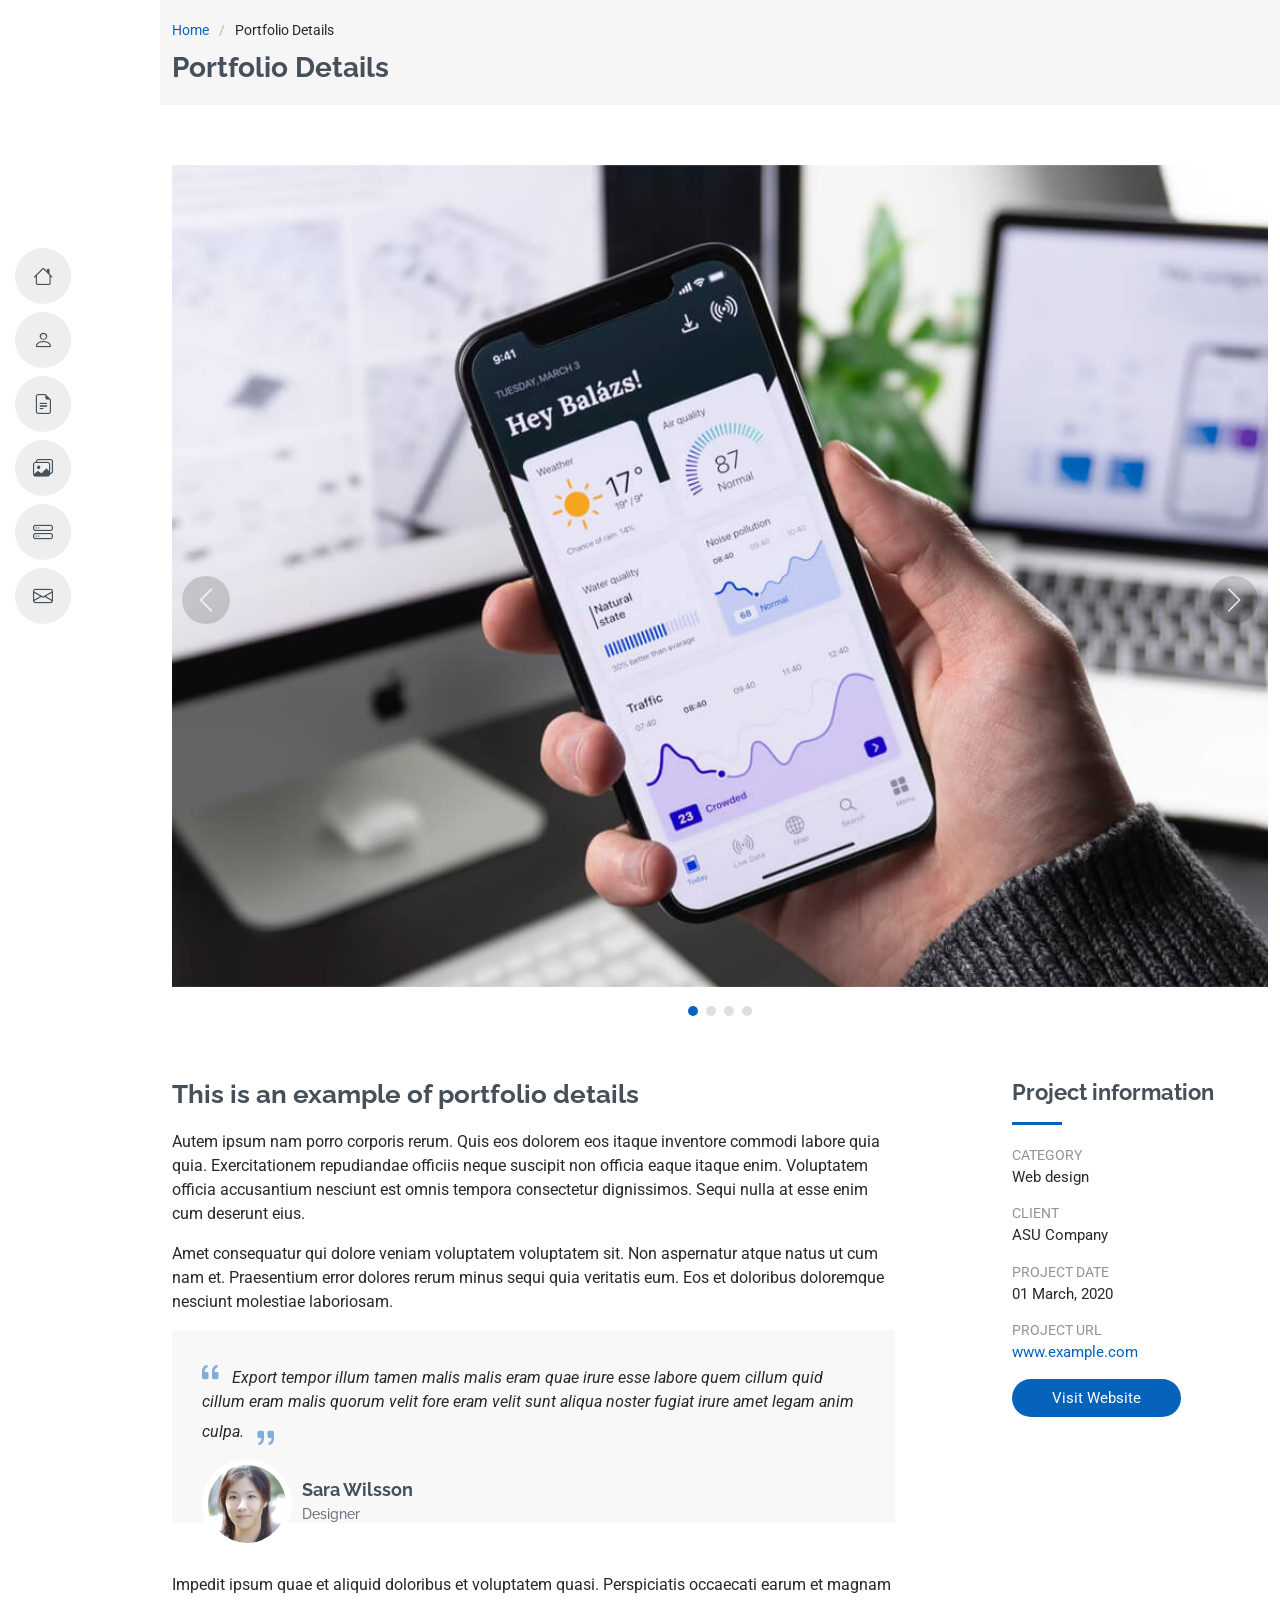
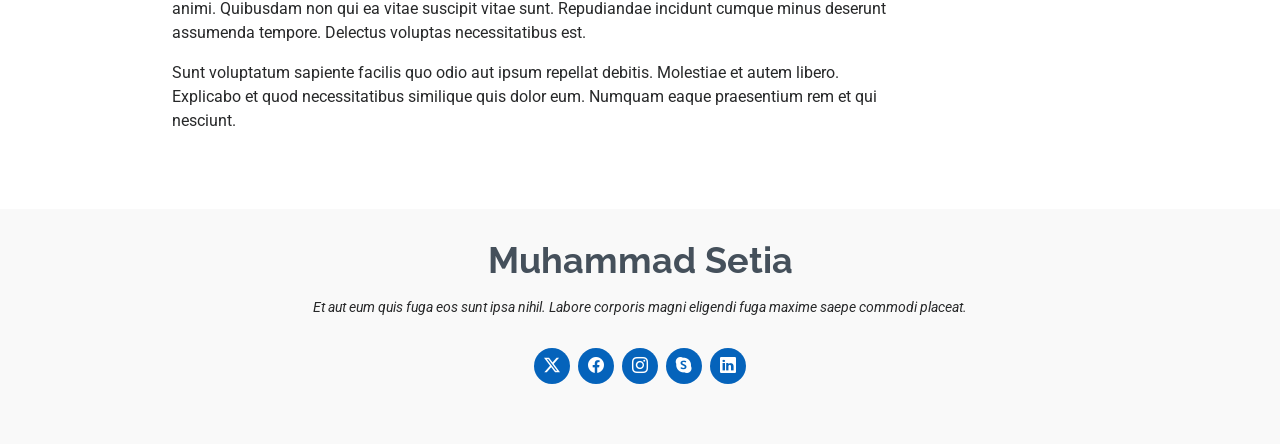
<file: portfolio-details copy 3.html>
<!DOCTYPE html>
<html lang="en">

<head>
  <meta charset="utf-8">
  <meta content="width=device-width, initial-scale=1.0" name="viewport">
  <title>Portfolio Details - MyResume Bootstrap Template</title>
  <meta content="" name="description">
  <meta content="" name="keywords">

  <!-- Favicons -->
  <link href="assets/img/favicon.png" rel="icon">
  <link href="assets/img/apple-touch-icon.png" rel="apple-touch-icon">

  <!-- Fonts -->
  <link href="https://fonts.googleapis.com" rel="preconnect">
  <link href="https://fonts.gstatic.com" rel="preconnect" crossorigin>
  <link href="https://fonts.googleapis.com/css2?family=Roboto:ital,wght@0,100;0,300;0,400;0,500;0,700;0,900;1,100;1,300;1,400;1,500;1,700;1,900&family=Poppins:ital,wght@0,100;0,200;0,300;0,400;0,500;0,600;0,700;0,800;0,900;1,100;1,200;1,300;1,400;1,500;1,600;1,700;1,800;1,900&family=Raleway:ital,wght@0,100;0,200;0,300;0,400;0,500;0,600;0,700;0,800;0,900;1,100;1,200;1,300;1,400;1,500;1,600;1,700;1,800;1,900&display=swap" rel="stylesheet">

  <!-- Vendor CSS Files -->
  <link href="assets/vendor/bootstrap/css/bootstrap.min.css" rel="stylesheet">
  <link href="assets/vendor/bootstrap-icons/bootstrap-icons.css" rel="stylesheet">
  <link href="assets/vendor/aos/aos.css" rel="stylesheet">
  <link href="assets/vendor/glightbox/css/glightbox.min.css" rel="stylesheet">
  <link href="assets/vendor/swiper/swiper-bundle.min.css" rel="stylesheet">

  <!-- Main CSS File -->
  <link href="assets/css/main.css" rel="stylesheet">

  <!-- =======================================================
  * Template Name: MyResume
  * Template URL: https://bootstrapmade.com/free-html-bootstrap-template-my-resume/
  * Updated: Jun 29 2024 with Bootstrap v5.3.3
  * Author: BootstrapMade.com
  * License: https://bootstrapmade.com/license/
  ======================================================== -->
</head>

<body class="portfolio-details-page">

  <header id="header" class="header d-flex flex-column justify-content-center">

    <i class="header-toggle d-xl-none bi bi-list"></i>

    <nav id="navmenu" class="navmenu">
      <ul>
        <li><a href="#hero"><i class="bi bi-house navicon"></i><span>Home</span></a></li>
        <li><a href="#about"><i class="bi bi-person navicon"></i><span>About</span></a></li>
        <li><a href="#resume"><i class="bi bi-file-earmark-text navicon"></i><span>Resume</span></a></li>
        <li><a href="#portfolio"><i class="bi bi-images navicon"></i><span>Portfolio</span></a></li>
        <li><a href="#services"><i class="bi bi-hdd-stack navicon"></i><span>Services</span></a></li>
        <li><a href="#contact"><i class="bi bi-envelope navicon"></i><span>Contact</span></a></li>
      </ul>
    </nav>

  </header>

  <main class="main">

    <!-- Page Title -->
    <div class="page-title" data-aos="fade">
      <div class="container">
        <nav class="breadcrumbs">
          <ol>
            <li><a href="index.html">Home</a></li>
            <li class="current">Portfolio Details</li>
          </ol>
        </nav>
        <h1>Portfolio Details</h1>
      </div>
    </div><!-- End Page Title -->

    <!-- Portfolio Details Section -->
    <section id="portfolio-details" class="portfolio-details section">

      <div class="container" data-aos="fade-up">

        <div class="portfolio-details-slider swiper init-swiper">
          <script type="application/json" class="swiper-config">
            {
              "loop": true,
              "speed": 600,
              "autoplay": {
                "delay": 5000
              },
              "slidesPerView": "auto",
              "navigation": {
                "nextEl": ".swiper-button-next",
                "prevEl": ".swiper-button-prev"
              },
              "pagination": {
                "el": ".swiper-pagination",
                "type": "bullets",
                "clickable": true
              }
            }
          </script>
          <div class="swiper-wrapper align-items-center">

            <div class="swiper-slide">
              <img src="assets/img/portfolio/app-1.jpg" alt="">
            </div>

            <div class="swiper-slide">
              <img src="assets/img/portfolio/product-1.jpg" alt="">
            </div>

            <div class="swiper-slide">
              <img src="assets/img/portfolio/branding-1.jpg" alt="">
            </div>

            <div class="swiper-slide">
              <img src="assets/img/portfolio/books-1.jpg" alt="">
            </div>

          </div>
          <div class="swiper-button-prev"></div>
          <div class="swiper-button-next"></div>
          <div class="swiper-pagination"></div>
        </div>

        <div class="row justify-content-between gy-4 mt-4">

          <div class="col-lg-8" data-aos="fade-up">
            <div class="portfolio-description">
              <h2>This is an example of portfolio details</h2>
              <p>
                Autem ipsum nam porro corporis rerum. Quis eos dolorem eos itaque inventore commodi labore quia quia. Exercitationem repudiandae officiis neque suscipit non officia eaque itaque enim. Voluptatem officia accusantium nesciunt est omnis tempora consectetur dignissimos. Sequi nulla at esse enim cum deserunt eius.
              </p>
              <p>
                Amet consequatur qui dolore veniam voluptatem voluptatem sit. Non aspernatur atque natus ut cum nam et. Praesentium error dolores rerum minus sequi quia veritatis eum. Eos et doloribus doloremque nesciunt molestiae laboriosam.
              </p>

              <div class="testimonial-item">
                <p>
                  <i class="bi bi-quote quote-icon-left"></i>
                  <span>Export tempor illum tamen malis malis eram quae irure esse labore quem cillum quid cillum eram malis quorum velit fore eram velit sunt aliqua noster fugiat irure amet legam anim culpa.</span>
                  <i class="bi bi-quote quote-icon-right"></i>
                </p>
                <div>
                  <img src="assets/img/testimonials/testimonials-2.jpg" class="testimonial-img" alt="">
                  <h3>Sara Wilsson</h3>
                  <h4>Designer</h4>
                </div>
              </div>

              <p>
                Impedit ipsum quae et aliquid doloribus et voluptatem quasi. Perspiciatis occaecati earum et magnam animi. Quibusdam non qui ea vitae suscipit vitae sunt. Repudiandae incidunt cumque minus deserunt assumenda tempore. Delectus voluptas necessitatibus est.
              </p>

              <p>
                Sunt voluptatum sapiente facilis quo odio aut ipsum repellat debitis. Molestiae et autem libero. Explicabo et quod necessitatibus similique quis dolor eum. Numquam eaque praesentium rem et qui nesciunt.
              </p>

            </div>
          </div>

          <div class="col-lg-3" data-aos="fade-up" data-aos-delay="100">
            <div class="portfolio-info">
              <h3>Project information</h3>
              <ul>
                <li><strong>Category</strong> Web design</li>
                <li><strong>Client</strong> ASU Company</li>
                <li><strong>Project date</strong> 01 March, 2020</li>
                <li><strong>Project URL</strong> <a href="#">www.example.com</a></li>
                <li><a href="#" class="btn-visit align-self-start">Visit Website</a></li>
              </ul>
            </div>
          </div>

        </div>

      </div>

    </section><!-- /Portfolio Details Section -->

  </main>

  <footer id="footer" class="footer position-relative light-background">
    <div class="container">
      <h3 class="sitename">Muhammad Setia</h3>
      <p>Et aut eum quis fuga eos sunt ipsa nihil. Labore corporis magni eligendi fuga maxime saepe commodi placeat.</p>
      <div class="social-links d-flex justify-content-center">
        <a href=""><i class="bi bi-twitter-x"></i></a>
        <a href=""><i class="bi bi-facebook"></i></a>
        <a href=""><i class="bi bi-instagram"></i></a>
        <a href=""><i class="bi bi-skype"></i></a>
        <a href=""><i class="bi bi-linkedin"></i></a>
      </div>
      <div class="container">
        <!-- <div class="copyright">
          <span>Copyright</span> <strong class="px-1 sitename">Alex Smith</strong> <span>All Rights Reserved</span>
        </div> -->
        <!-- <div class="credits"> -->
          <!-- All the links in the footer should remain intact. -->
          <!-- You can delete the links only if you've purchased the pro version. -->
          <!-- Licensing information: https://bootstrapmade.com/license/ -->
          <!-- Purchase the pro version with working PHP/AJAX contact form: [buy-url] -->
          <!-- Designed by <a href="https://bootstrapmade.com/">BootstrapMade</a> Distribuited by <a href="https://themewagon.com">ThemeWagon</a> -->
        </div>
      </div>
    </div>
  </footer>

  <!-- Scroll Top -->
  <a href="#" id="scroll-top" class="scroll-top d-flex align-items-center justify-content-center"><i class="bi bi-arrow-up-short"></i></a>

  <!-- Preloader -->
  <div id="preloader"></div>

  <!-- Vendor JS Files -->
  <script src="assets/vendor/bootstrap/js/bootstrap.bundle.min.js"></script>
  <script src="assets/vendor/php-email-form/validate.js"></script>
  <script src="assets/vendor/aos/aos.js"></script>
  <script src="assets/vendor/typed.js/typed.umd.js"></script>
  <script src="assets/vendor/purecounter/purecounter_vanilla.js"></script>
  <script src="assets/vendor/waypoints/noframework.waypoints.js"></script>
  <script src="assets/vendor/glightbox/js/glightbox.min.js"></script>
  <script src="assets/vendor/imagesloaded/imagesloaded.pkgd.min.js"></script>
  <script src="assets/vendor/isotope-layout/isotope.pkgd.min.js"></script>
  <script src="assets/vendor/swiper/swiper-bundle.min.js"></script>

  <!-- Main JS File -->
  <script src="assets/js/main.js"></script>

</body>

</html>
</file>
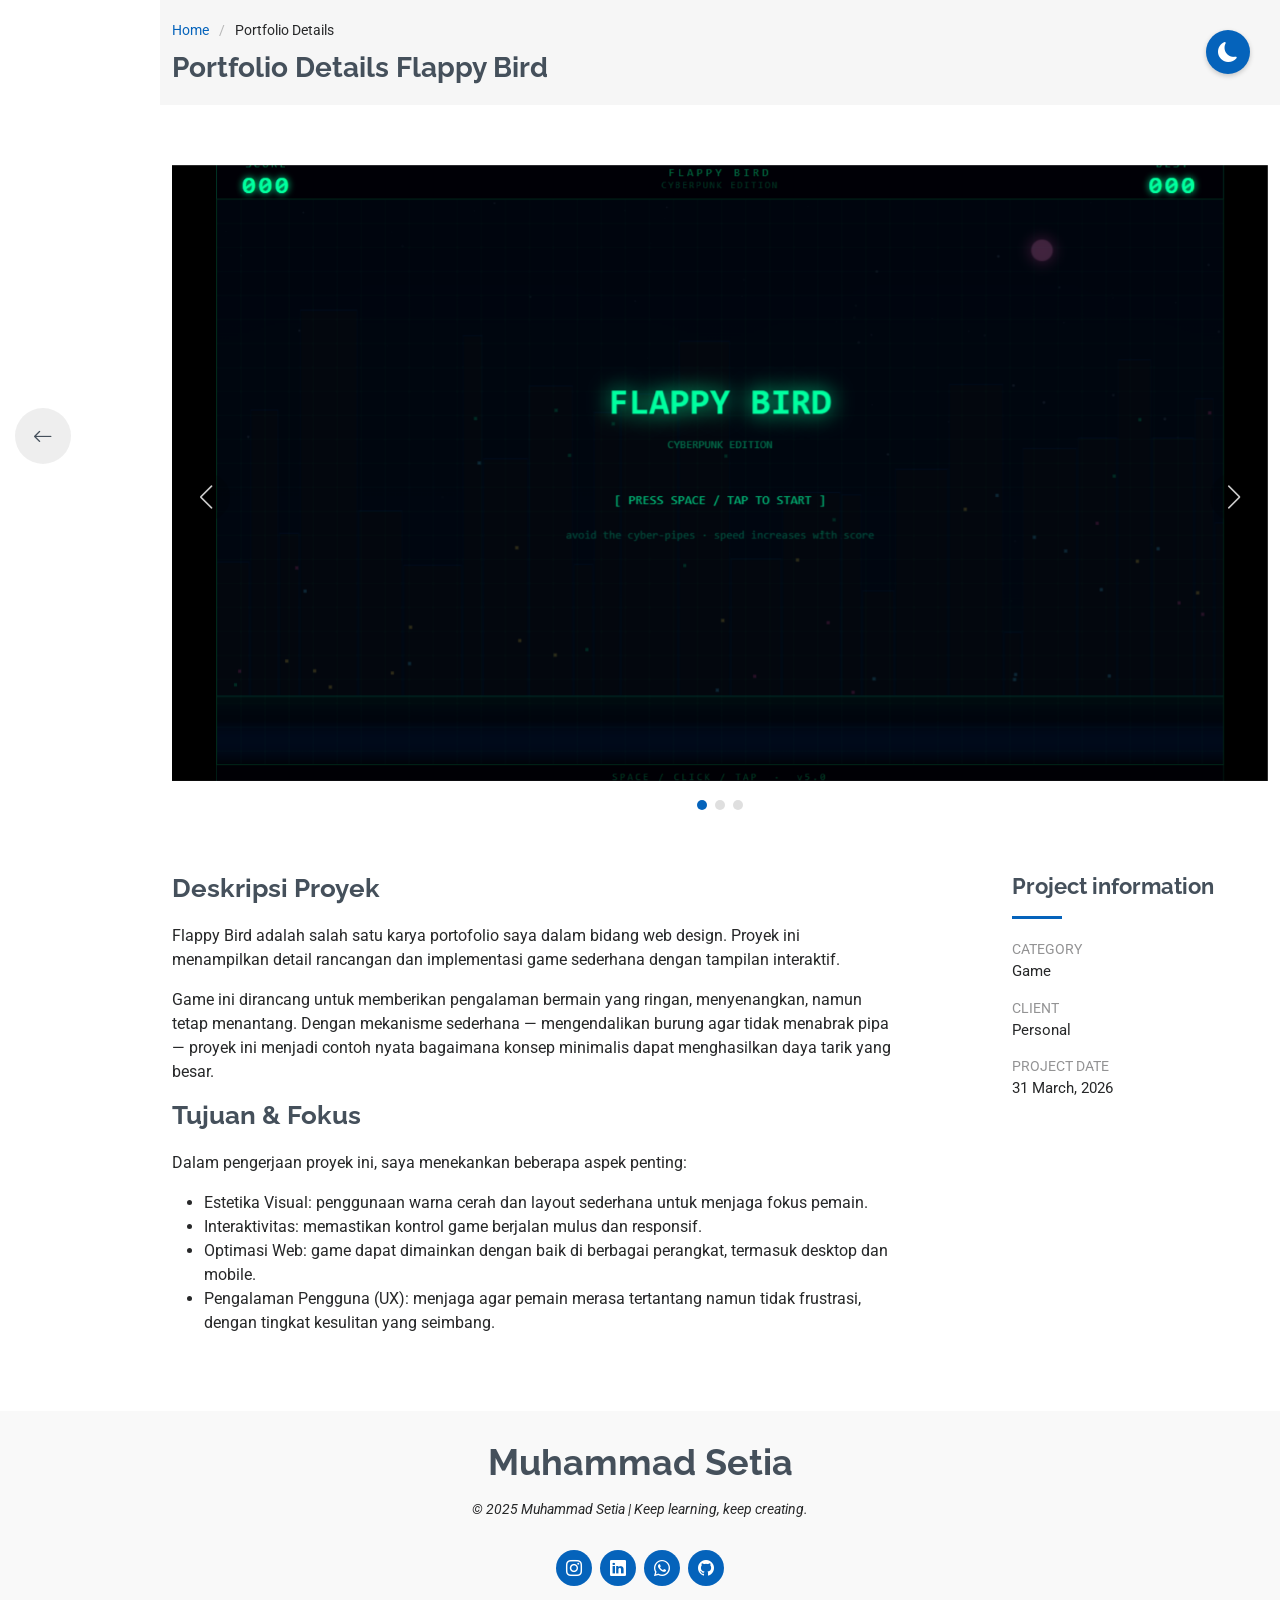
<file: portfolio-details-FlappyBird.html>
<!DOCTYPE html>
<html lang="en">

<head>
  <meta charset="utf-8">
  <meta content="width=device-width, initial-scale=1.0" name="viewport">
  <title>Portfolio Details - Flappy Bird</title>
  <meta content="" name="description">
  <meta content="" name="keywords">

  <!-- Favicons -->
  <link href="assets/img/favicon.png" rel="icon">
  <link href="assets/img/apple-touch-icon.png" rel="apple-touch-icon">

  <!-- Fonts -->
  <link href="https://fonts.googleapis.com" rel="preconnect">
  <link href="https://fonts.gstatic.com" rel="preconnect" crossorigin>
  <link href="https://fonts.googleapis.com/css2?family=Roboto:ital,wght@0,100;0,300;0,400;0,500;0,700;0,900;1,100;1,300;1,400;1,500;1,700;1,900&family=Poppins:ital,wght@0,100;0,200;0,300;0,400;0,500;0,600;0,700;0,800;0,900;1,100;1,200;1,300;1,400;1,500;1,600;1,700;1,800;1,900&family=Raleway:ital,wght@0,100;0,200;0,300;0,400;0,500;0,600;0,700;0,800;0,900;1,100;1,200;1,300;1,400;1,500;1,600;1,700;1,800;1,900&display=swap" rel="stylesheet">

  <!-- Vendor CSS Files -->
  <link href="assets/vendor/bootstrap/css/bootstrap.min.css" rel="stylesheet">
  <link href="assets/vendor/bootstrap-icons/bootstrap-icons.css" rel="stylesheet">
  <link href="assets/vendor/aos/aos.css" rel="stylesheet">
  <link href="assets/vendor/glightbox/css/glightbox.min.css" rel="stylesheet">
  <link href="assets/vendor/swiper/swiper-bundle.min.css" rel="stylesheet">

  <!-- Main CSS File -->
  <link href="assets/css/main.css" rel="stylesheet">

</head>

<body class="portfolio-details-page">

  <!-- Theme Toggle Button -->
  <button class="theme-toggle" id="theme-toggle" aria-label="Toggle Dark Mode">
    <i class="bi bi-moon-fill" id="theme-icon"></i>
  </button>

  <header id="header" class="header d-flex flex-column justify-content-center">

    <i class="header-toggle d-xl-none bi bi-list"></i>

    <nav id="navmenu" class="navmenu">
      <ul>
        <li><a href="index.html"><i class="bi bi-arrow-left"></i><span>Back</span></a></li>
      </ul>
    </nav>

  </header>

  <main class="main">

    <!-- Page Title -->
    <div class="page-title" data-aos="fade">
      <div class="container">
        <nav class="breadcrumbs">
          <ol>
            <li><a href="index.html">Home</a></li>
            <li class="current">Portfolio Details</li>
          </ol>
        </nav>
        <h1>Portfolio Details Flappy Bird</h1>
      </div>
    </div><!-- End Page Title -->

    <!-- Portfolio Details Section -->
    <section id="portfolio-details" class="portfolio-details section">

      <div class="container" data-aos="fade-up">

        <div class="portfolio-details-slider swiper init-swiper">
          <script type="application/json" class="swiper-config">
            {
              "loop": true,
              "speed": 600,
              "autoplay": {
                "delay": 5000
              },
              "slidesPerView": "auto",
              "navigation": {
                "nextEl": ".swiper-button-next",
                "prevEl": ".swiper-button-prev"
              },
              "pagination": {
                "el": ".swiper-pagination",
                "type": "bullets",
                "clickable": true
              }
            }
          </script>
          <div class="swiper-wrapper align-items-center">

            <div class="swiper-slide">
              <img src="assets/img/Flappy-Bird.PNG" alt="">
            </div>

            <div class="swiper-slide">
              <img src="assets/img/Flappy-Bird-3.PNG" alt="">
            </div>

            <div class="swiper-slide">
              <img src="assets/img/Flappy-Bird-2.PNG" alt="">
            </div>

          </div>
          <div class="swiper-button-prev"></div>
          <div class="swiper-button-next"></div>
          <div class="swiper-pagination"></div>
        </div>

        <div class="row justify-content-between gy-4 mt-4">

          <div class="col-lg-8" data-aos="fade-up">
            <div class="portfolio-description">
              <h2>Deskripsi Proyek</h2>
              <p>
              Flappy Bird adalah salah satu karya portofolio saya dalam bidang web design. Proyek ini menampilkan detail rancangan dan implementasi game sederhana dengan tampilan interaktif.              </p>
              <p>
              Game ini dirancang untuk memberikan pengalaman bermain yang ringan, menyenangkan, namun tetap menantang. Dengan mekanisme sederhana — mengendalikan burung agar tidak menabrak pipa — proyek ini menjadi contoh nyata bagaimana konsep minimalis dapat menghasilkan daya tarik yang besar.
              </p>

              <h2>Tujuan & Fokus</h2>
              <p>
                Dalam pengerjaan proyek ini, saya menekankan beberapa aspek penting:
              </p>

              <ul>
                <li><i class="bi"></i>Estetika Visual: penggunaan warna cerah dan layout sederhana untuk menjaga fokus pemain.</li>
                <li><i class="bi"></i>Interaktivitas: memastikan kontrol game berjalan mulus dan responsif.</li>
                <li><i class="bi"></i>Optimasi Web: game dapat dimainkan dengan baik di berbagai perangkat, termasuk desktop dan mobile.</li>
                <li><i class="bi"></i>Pengalaman Pengguna (UX): menjaga agar pemain merasa tertantang namun tidak frustrasi, dengan tingkat kesulitan yang seimbang.</li>
              </ul>

            </div>
          </div>

          <div class="col-lg-3" data-aos="fade-up" data-aos-delay="100">
            <div class="portfolio-info">
              <h3>Project information</h3>
              <ul>
                <li><strong>Category</strong> Game</li>
                <li><strong>Client</strong> Personal</li>
                <li><strong>Project date</strong> 31 March, 2026</li>
              </ul>
            </div>
          </div>

        </div>

      </div>

    </section><!-- /Portfolio Details Section -->

  </main>

  <footer id="footer" class="footer position-relative light-background">
    <div class="container">
      <h3 class="sitename">Muhammad Setia</h3>
      <p>© 2025 Muhammad Setia | Keep learning, keep creating.</p>
      <div class="social-links d-flex justify-content-center">
        <a href="https://www.instagram.com/mhmmd_stiaa?igsh=MWswbmZzaXc0djJrMg=="><i class="bi bi-instagram"></i></a>
        <a href="https://www.linkedin.com/in/muhammad-setia/"><i class="bi bi-linkedin"></i></a>
        <a href="https://wa.me/6281944026350"><i class="bi bi-whatsapp"></i></a>
        <a href="https://github.com/BintangO-o"><i class="bi bi-github"></i></a>
      </div>
      <div class="container">
        <!-- <div class="copyright">
          <span>Copyright</span> <strong class="px-1 sitename">Alex Smith</strong> <span>All Rights Reserved</span>
        </div> -->
        <!-- <div class="credits"> -->
          <!-- All the links in the footer should remain intact. -->
          <!-- You can delete the links only if you've purchased the pro version. -->
          <!-- Licensing information: https://bootstrapmade.com/license/ -->
          <!-- Purchase the pro version with working PHP/AJAX contact form: [buy-url] -->
          <!-- Designed by <a href="https://bootstrapmade.com/">BootstrapMade</a> Distribuited by <a href="https://themewagon.com">ThemeWagon</a> -->
        </div>
      </div>
    </div>
  </footer>

  <!-- Scroll Top -->
  <a href="#" id="scroll-top" class="scroll-top d-flex align-items-center justify-content-center"><i class="bi bi-arrow-up-short"></i></a>

  <!-- Preloader -->
  <div id="preloader"></div>

  <!-- Vendor JS Files -->
  <script src="assets/vendor/bootstrap/js/bootstrap.bundle.min.js"></script>
  <script src="assets/vendor/php-email-form/validate.js"></script>
  <script src="assets/vendor/aos/aos.js"></script>
  <script src="assets/vendor/typed.js/typed.umd.js"></script>
  <script src="assets/vendor/purecounter/purecounter_vanilla.js"></script>
  <script src="assets/vendor/waypoints/noframework.waypoints.js"></script>
  <script src="assets/vendor/glightbox/js/glightbox.min.js"></script>
  <script src="assets/vendor/imagesloaded/imagesloaded.pkgd.min.js"></script>
  <script src="assets/vendor/isotope-layout/isotope.pkgd.min.js"></script>
  <script src="assets/vendor/swiper/swiper-bundle.min.js"></script>

  <!-- Main JS File -->
  <script src="assets/js/main.js"></script>

  <!-- Theme Toggle Script -->
  <script>
    (function() {
      const themeToggleBtn = document.getElementById('theme-toggle');
      const themeIcon = document.getElementById('theme-icon');

      if (!themeToggleBtn || !themeIcon) {
        console.error('Theme toggle elements not found!');
        return;
      }

      // Check local storage for saved theme
      const currentTheme = localStorage.getItem('theme');
      if (currentTheme === 'dark') {
        document.body.classList.add('dark-mode');
        themeIcon.classList.remove('bi-moon-fill');
        themeIcon.classList.add('bi-sun-fill');
      } else {
        document.body.classList.remove('dark-mode');
        themeIcon.classList.remove('bi-sun-fill');
        themeIcon.classList.add('bi-moon-fill');
      }

      themeToggleBtn.addEventListener('click', function(e) {
        e.preventDefault();
        e.stopPropagation();

        document.body.classList.toggle('dark-mode');

        if (document.body.classList.contains('dark-mode')) {
          localStorage.setItem('theme', 'dark');
          themeIcon.classList.remove('bi-moon-fill');
          themeIcon.classList.add('bi-sun-fill');
        } else {
          localStorage.setItem('theme', 'light');
          themeIcon.classList.remove('bi-sun-fill');
          themeIcon.classList.add('bi-moon-fill');
        }
      });
    })();
  </script>

</body>

</html>
</file>
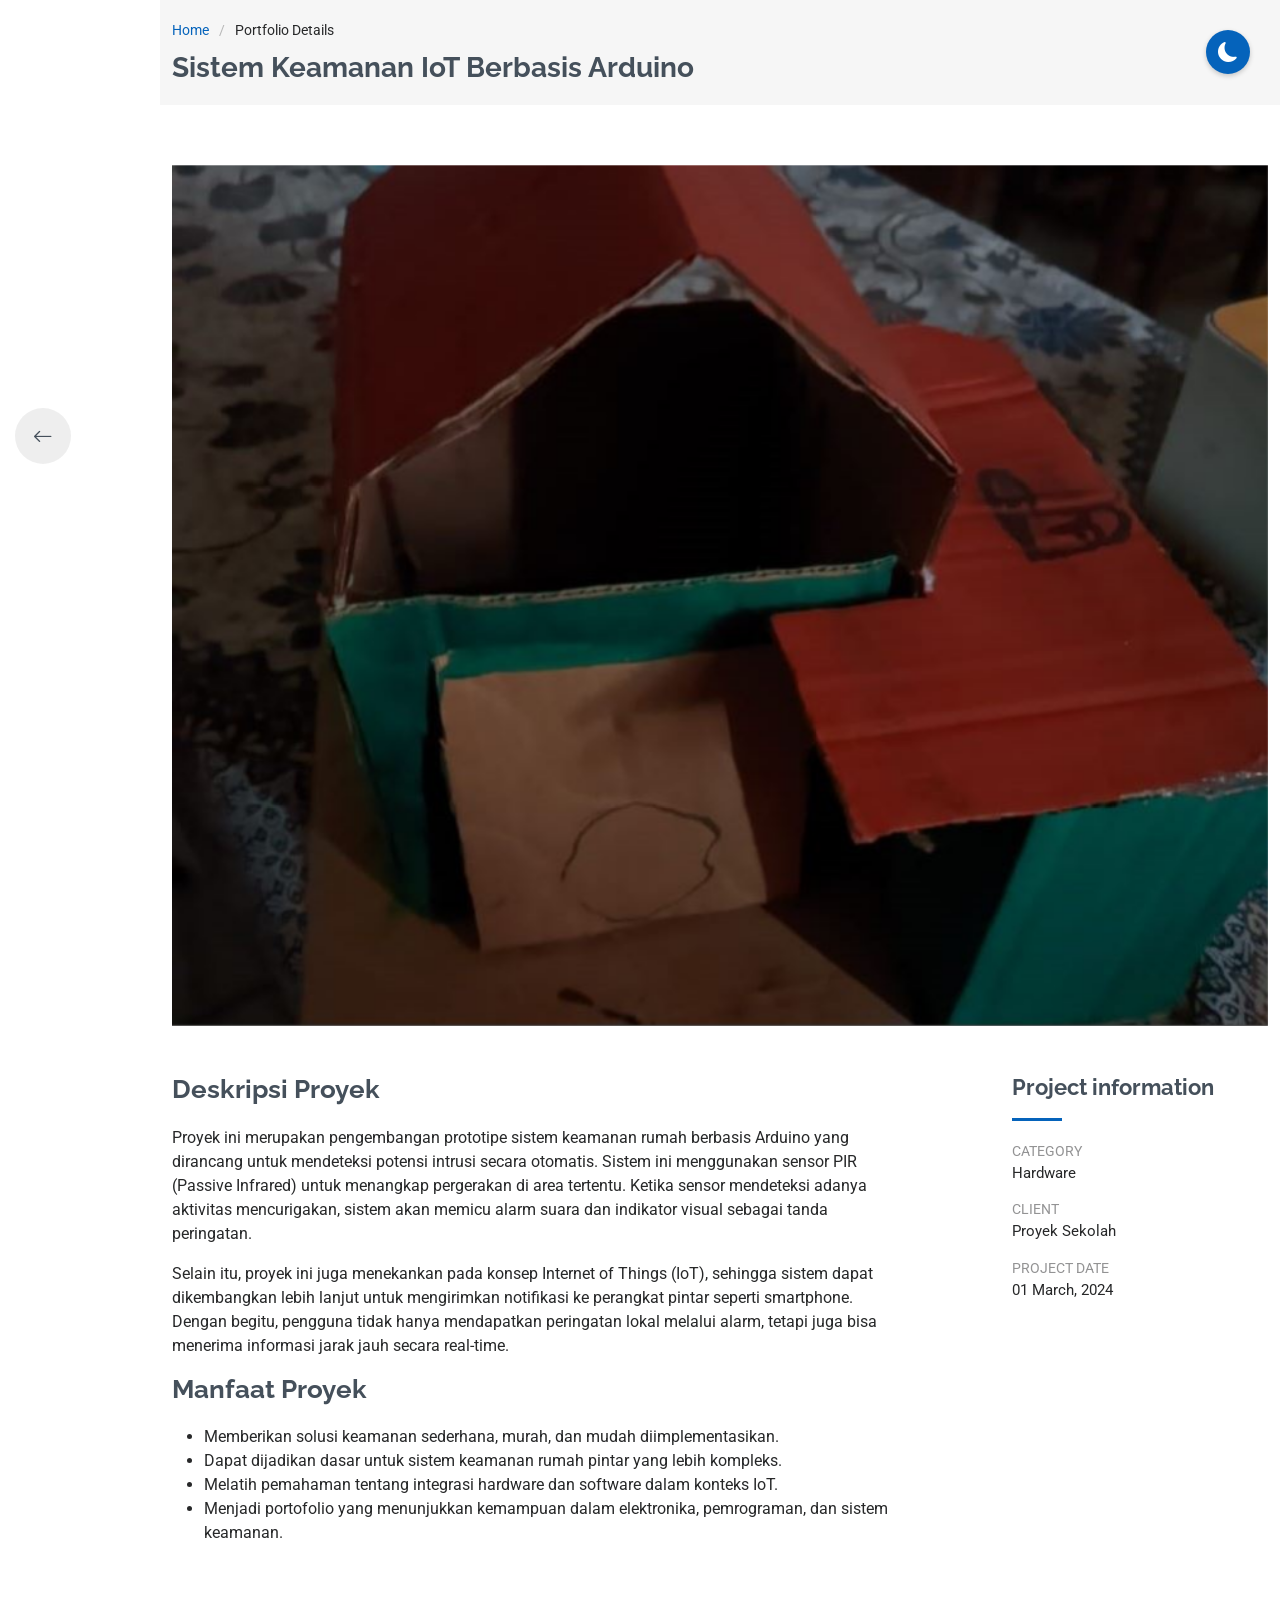
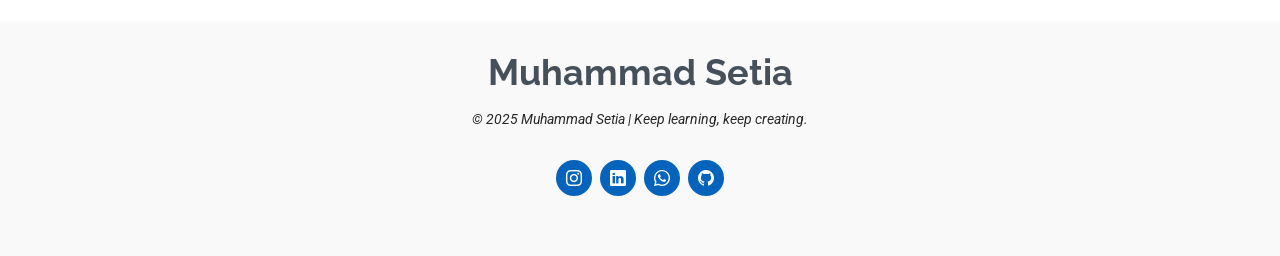
<file: portfolio-details-Sistem-Keamanan-IoT.html>
<!DOCTYPE html>
<html lang="en">

<head>
  <meta charset="utf-8">
  <meta content="width=device-width, initial-scale=1.0" name="viewport">
  <title>Portfolio Details - MyResume Bootstrap Template</title>
  <meta content="" name="description">
  <meta content="" name="keywords">

  <!-- Favicons -->
  <link href="assets/img/favicon.png" rel="icon">
  <link href="assets/img/apple-touch-icon.png" rel="apple-touch-icon">

  <!-- Fonts -->
  <link href="https://fonts.googleapis.com" rel="preconnect">
  <link href="https://fonts.gstatic.com" rel="preconnect" crossorigin>
  <link href="https://fonts.googleapis.com/css2?family=Roboto:ital,wght@0,100;0,300;0,400;0,500;0,700;0,900;1,100;1,300;1,400;1,500;1,700;1,900&family=Poppins:ital,wght@0,100;0,200;0,300;0,400;0,500;0,600;0,700;0,800;0,900;1,100;1,200;1,300;1,400;1,500;1,600;1,700;1,800;1,900&family=Raleway:ital,wght@0,100;0,200;0,300;0,400;0,500;0,600;0,700;0,800;0,900;1,100;1,200;1,300;1,400;1,500;1,600;1,700;1,800;1,900&display=swap" rel="stylesheet">

  <!-- Vendor CSS Files -->
  <link href="assets/vendor/bootstrap/css/bootstrap.min.css" rel="stylesheet">
  <link href="assets/vendor/bootstrap-icons/bootstrap-icons.css" rel="stylesheet">
  <link href="assets/vendor/aos/aos.css" rel="stylesheet">
  <link href="assets/vendor/glightbox/css/glightbox.min.css" rel="stylesheet">
  <link href="assets/vendor/swiper/swiper-bundle.min.css" rel="stylesheet">

  <!-- Main CSS File -->
  <link href="assets/css/main.css" rel="stylesheet">

  <!-- =======================================================
  * Template Name: MyResume
  * Template URL: https://bootstrapmade.com/free-html-bootstrap-template-my-resume/
  * Updated: Jun 29 2024 with Bootstrap v5.3.3
  * Author: BootstrapMade.com
  * License: https://bootstrapmade.com/license/
  ======================================================== -->
</head>

<body class="portfolio-details-page">

  <!-- Theme Toggle Button -->
  <button class="theme-toggle" id="theme-toggle" aria-label="Toggle Dark Mode">
    <i class="bi bi-moon-fill" id="theme-icon"></i>
  </button>

  <header id="header" class="header d-flex flex-column justify-content-center">

    <i class="header-toggle d-xl-none bi bi-list"></i>

    <nav id="navmenu" class="navmenu">
      <ul>
        <li><a href="index.html"><i class="bi bi-arrow-left"></i><span>Back</span></a></li>
      </ul>
    </nav>

  </header>

  <main class="main">

    <!-- Page Title -->
    <div class="page-title" data-aos="fade">
      <div class="container">
        <nav class="breadcrumbs">
          <ol>
            <li><a href="index.html">Home</a></li>
            <li class="current">Portfolio Details</li>
          </ol>
        </nav>
        <h1>Sistem Keamanan IoT Berbasis Arduino</h1>
      </div>
    </div><!-- End Page Title -->

    <!-- Portfolio Details Section -->
    <section id="portfolio-details" class="portfolio-details section">

      <div class="container" data-aos="fade-up">

        <div class="portfolio-details-slider swiper init-swiper">
          <script type="application/json" class="swiper-config">
            {
              "loop": true,
              "speed": 600,
              "autoplay": {
                "delay": 5000
              },
              "slidesPerView": "auto",
              "navigation": {
                "nextEl": ".swiper-button-next",
                "prevEl": ".swiper-button-prev"
              },
              "pagination": {
                "el": ".swiper-pagination",
                "type": "bullets",
                "clickable": true
              }
            }
          </script>
          <div class="swiper-wrapper align-items-center">

            <div class="swiper-slide">
              <img src="arduino.jpg" alt="">
            </div>

          </div>
          <div class="swiper-button-prev"></div>
          <div class="swiper-button-next"></div>
          <div class="swiper-pagination"></div>
        </div>

        <div class="row justify-content-between gy-4 mt-4">

          <div class="col-lg-8" data-aos="fade-up">
            <div class="portfolio-description">
              <h2>Deskripsi Proyek</h2>
              <p>
                Proyek ini merupakan pengembangan prototipe sistem keamanan rumah berbasis Arduino yang dirancang untuk mendeteksi potensi intrusi secara otomatis. Sistem ini menggunakan sensor PIR (Passive Infrared) untuk menangkap pergerakan di area tertentu. Ketika sensor mendeteksi adanya aktivitas mencurigakan, sistem akan memicu alarm suara dan indikator visual sebagai tanda peringatan.
              </p>
              <p>
                Selain itu, proyek ini juga menekankan pada konsep Internet of Things (IoT), sehingga sistem dapat dikembangkan lebih lanjut untuk mengirimkan notifikasi ke perangkat pintar seperti smartphone. Dengan begitu, pengguna tidak hanya mendapatkan peringatan lokal melalui alarm, tetapi juga bisa menerima informasi jarak jauh secara real-time.
              </p>

              <h2>Manfaat Proyek</h2>

              <ul>
                <li><i class="bi"></i>Memberikan solusi keamanan sederhana, murah, dan mudah diimplementasikan.</li>
                <li><i class="bi"></i>Dapat dijadikan dasar untuk sistem keamanan rumah pintar yang lebih kompleks.</li>
                <li><i class="bi"></i>Melatih pemahaman tentang integrasi hardware dan software dalam konteks IoT.</li>
                <li><i class="bi"></i>Menjadi portofolio yang menunjukkan kemampuan dalam elektronika, pemrograman, dan sistem keamanan.</li>
              </ul>

            </div>
          </div>

          <div class="col-lg-3" data-aos="fade-up" data-aos-delay="100">
            <div class="portfolio-info">
              <h3>Project information</h3>
              <ul>
                <li><strong>Category</strong> Hardware</li>
                <li><strong>Client</strong> Proyek Sekolah</li>
                <li><strong>Project date</strong> 01 March, 2024</li>
              </ul>
            </div>
          </div>

        </div>

      </div>

    </section><!-- /Portfolio Details Section -->

  </main>

  <footer id="footer" class="footer position-relative light-background">
    <div class="container">
      <h3 class="sitename">Muhammad Setia</h3>
      <p>© 2025 Muhammad Setia | Keep learning, keep creating.</p>
      <div class="social-links d-flex justify-content-center">
        <a href="https://www.instagram.com/mhmmd_stiaa?igsh=MWswbmZzaXc0djJrMg=="><i class="bi bi-instagram"></i></a>
        <a href="https://www.linkedin.com/in/muhammad-setia/"><i class="bi bi-linkedin"></i></a>
        <a href="https://wa.me/6281944026350"><i class="bi bi-whatsapp"></i></a>
        <a href="https://github.com/BintangO-o"><i class="bi bi-github"></i></a>
      </div>
      <div class="container">
        <!-- <div class="copyright">
          <span>Copyright</span> <strong class="px-1 sitename">Alex Smith</strong> <span>All Rights Reserved</span>
        </div> -->
        <!-- <div class="credits"> -->
          <!-- All the links in the footer should remain intact. -->
          <!-- You can delete the links only if you've purchased the pro version. -->
          <!-- Licensing information: https://bootstrapmade.com/license/ -->
          <!-- Purchase the pro version with working PHP/AJAX contact form: [buy-url] -->
          <!-- Designed by <a href="https://bootstrapmade.com/">BootstrapMade</a> Distribuited by <a href="https://themewagon.com">ThemeWagon</a> -->
        </div>
      </div>
    </div>
  </footer>

  <!-- Scroll Top -->
  <a href="#" id="scroll-top" class="scroll-top d-flex align-items-center justify-content-center"><i class="bi bi-arrow-up-short"></i></a>

  <!-- Preloader -->
  <div id="preloader"></div>

  <!-- Vendor JS Files -->
  <script src="assets/vendor/bootstrap/js/bootstrap.bundle.min.js"></script>
  <script src="assets/vendor/php-email-form/validate.js"></script>
  <script src="assets/vendor/aos/aos.js"></script>
  <script src="assets/vendor/typed.js/typed.umd.js"></script>
  <script src="assets/vendor/purecounter/purecounter_vanilla.js"></script>
  <script src="assets/vendor/waypoints/noframework.waypoints.js"></script>
  <script src="assets/vendor/glightbox/js/glightbox.min.js"></script>
  <script src="assets/vendor/imagesloaded/imagesloaded.pkgd.min.js"></script>
  <script src="assets/vendor/isotope-layout/isotope.pkgd.min.js"></script>
  <script src="assets/vendor/swiper/swiper-bundle.min.js"></script>

  <!-- Main JS File -->
  <script src="assets/js/main.js"></script>

  <!-- Theme Toggle Script -->
  <script>
    (function() {
      const themeToggleBtn = document.getElementById('theme-toggle');
      const themeIcon = document.getElementById('theme-icon');

      if (!themeToggleBtn || !themeIcon) {
        console.error('Theme toggle elements not found!');
        return;
      }

      // Check local storage for saved theme
      const currentTheme = localStorage.getItem('theme');
      if (currentTheme === 'dark') {
        document.body.classList.add('dark-mode');
        themeIcon.classList.remove('bi-moon-fill');
        themeIcon.classList.add('bi-sun-fill');
      } else {
        document.body.classList.remove('dark-mode');
        themeIcon.classList.remove('bi-sun-fill');
        themeIcon.classList.add('bi-moon-fill');
      }

      themeToggleBtn.addEventListener('click', function(e) {
        e.preventDefault();
        e.stopPropagation();

        document.body.classList.toggle('dark-mode');

        if (document.body.classList.contains('dark-mode')) {
          localStorage.setItem('theme', 'dark');
          themeIcon.classList.remove('bi-moon-fill');
          themeIcon.classList.add('bi-sun-fill');
        } else {
          localStorage.setItem('theme', 'light');
          themeIcon.classList.remove('bi-sun-fill');
          themeIcon.classList.add('bi-moon-fill');
        }
      });
    })();
  </script>

</body>

</html>
</file>
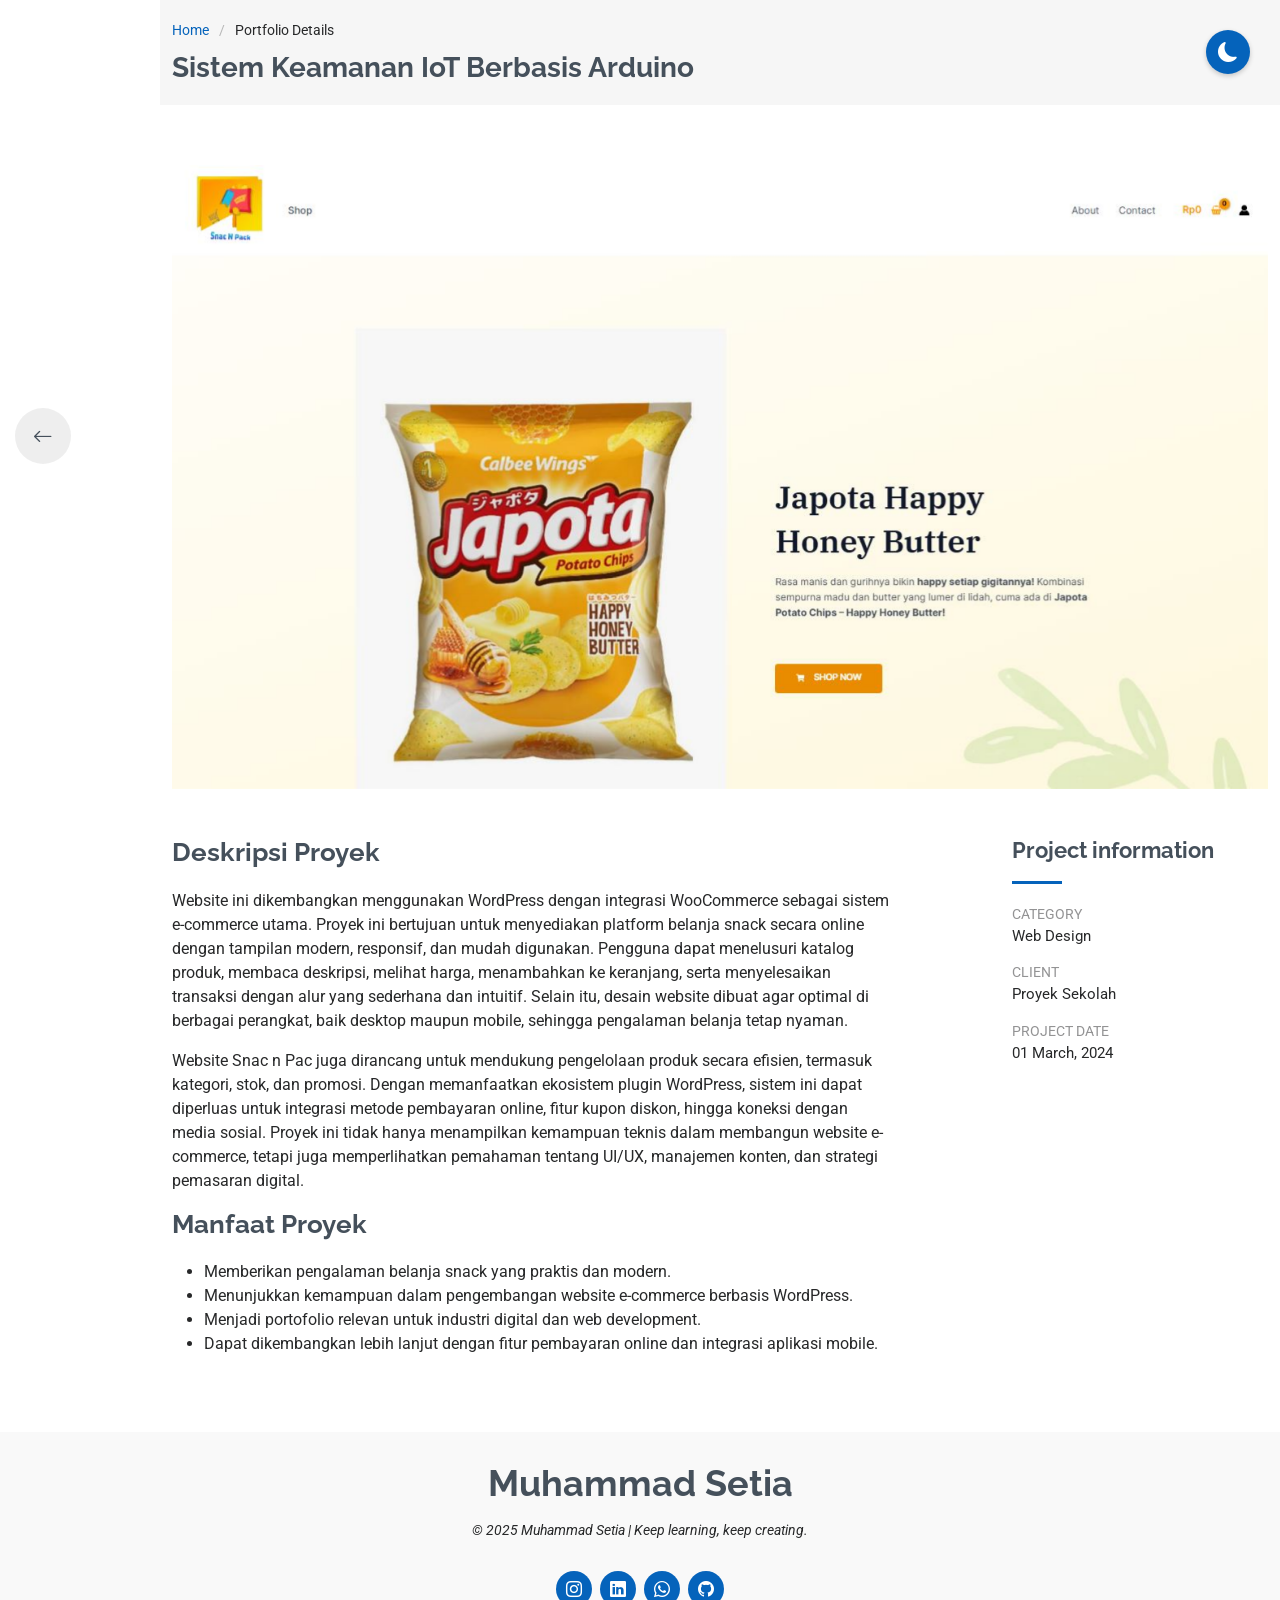
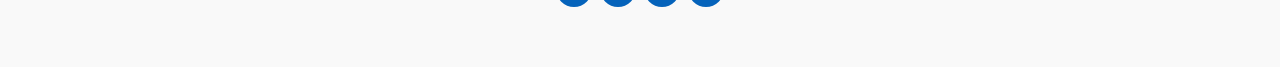
<file: portfolio-details-Website-E-Commerce-Snack.html>
<!DOCTYPE html>
<html lang="en">

<head>
  <meta charset="utf-8">
  <meta content="width=device-width, initial-scale=1.0" name="viewport">
  <title>Portfolio Details - MyResume Bootstrap Template</title>
  <meta content="" name="description">
  <meta content="" name="keywords">

  <!-- Favicons -->
  <link href="assets/img/favicon.png" rel="icon">
  <link href="assets/img/apple-touch-icon.png" rel="apple-touch-icon">

  <!-- Fonts -->
  <link href="https://fonts.googleapis.com" rel="preconnect">
  <link href="https://fonts.gstatic.com" rel="preconnect" crossorigin>
  <link href="https://fonts.googleapis.com/css2?family=Roboto:ital,wght@0,100;0,300;0,400;0,500;0,700;0,900;1,100;1,300;1,400;1,500;1,700;1,900&family=Poppins:ital,wght@0,100;0,200;0,300;0,400;0,500;0,600;0,700;0,800;0,900;1,100;1,200;1,300;1,400;1,500;1,600;1,700;1,800;1,900&family=Raleway:ital,wght@0,100;0,200;0,300;0,400;0,500;0,600;0,700;0,800;0,900;1,100;1,200;1,300;1,400;1,500;1,600;1,700;1,800;1,900&display=swap" rel="stylesheet">

  <!-- Vendor CSS Files -->
  <link href="assets/vendor/bootstrap/css/bootstrap.min.css" rel="stylesheet">
  <link href="assets/vendor/bootstrap-icons/bootstrap-icons.css" rel="stylesheet">
  <link href="assets/vendor/aos/aos.css" rel="stylesheet">
  <link href="assets/vendor/glightbox/css/glightbox.min.css" rel="stylesheet">
  <link href="assets/vendor/swiper/swiper-bundle.min.css" rel="stylesheet">

  <!-- Main CSS File -->
  <link href="assets/css/main.css" rel="stylesheet">

  <!-- =======================================================
  * Template Name: MyResume
  * Template URL: https://bootstrapmade.com/free-html-bootstrap-template-my-resume/
  * Updated: Jun 29 2024 with Bootstrap v5.3.3
  * Author: BootstrapMade.com
  * License: https://bootstrapmade.com/license/
  ======================================================== -->
</head>

<body class="portfolio-details-page">

  <!-- Theme Toggle Button -->
  <button class="theme-toggle" id="theme-toggle" aria-label="Toggle Dark Mode">
    <i class="bi bi-moon-fill" id="theme-icon"></i>
  </button>

  <header id="header" class="header d-flex flex-column justify-content-center">

    <i class="header-toggle d-xl-none bi bi-list"></i>

    <nav id="navmenu" class="navmenu">
      <ul>
        <li><a href="index.html"><i class="bi bi-arrow-left"></i><span>Back</span></a></li>
      </ul>
    </nav>

  </header>

  <main class="main">

    <!-- Page Title -->
    <div class="page-title" data-aos="fade">
      <div class="container">
        <nav class="breadcrumbs">
          <ol>
            <li><a href="index.html">Home</a></li>
            <li class="current">Portfolio Details</li>
          </ol>
        </nav>
        <h1>Sistem Keamanan IoT Berbasis Arduino</h1>
      </div>
    </div><!-- End Page Title -->

    <!-- Portfolio Details Section -->
    <section id="portfolio-details" class="portfolio-details section">

      <div class="container" data-aos="fade-up">

        <div class="portfolio-details-slider swiper init-swiper">
          <script type="application/json" class="swiper-config">
            {
              "loop": true,
              "speed": 600,
              "autoplay": {
                "delay": 5000
              },
              "slidesPerView": "auto",
              "navigation": {
                "nextEl": ".swiper-button-next",
                "prevEl": ".swiper-button-prev"
              },
              "pagination": {
                "el": ".swiper-pagination",
                "type": "bullets",
                "clickable": true
              }
            }
          </script>
          <div class="swiper-wrapper align-items-center">

            <div class="swiper-slide">
              <img src="snac n pac.JPG" alt="">
            </div>

          </div>
          <div class="swiper-button-prev"></div>
          <div class="swiper-button-next"></div>
          <div class="swiper-pagination"></div>
        </div>

        <div class="row justify-content-between gy-4 mt-4">

          <div class="col-lg-8" data-aos="fade-up">
            <div class="portfolio-description">
              <h2>Deskripsi Proyek</h2>
              <p>
                Website ini dikembangkan menggunakan WordPress dengan integrasi WooCommerce sebagai sistem e-commerce utama. Proyek ini bertujuan untuk menyediakan platform belanja snack secara online dengan tampilan modern, responsif, dan mudah digunakan. Pengguna dapat menelusuri katalog produk, membaca deskripsi, melihat harga, menambahkan ke keranjang, serta menyelesaikan transaksi dengan alur yang sederhana dan intuitif. Selain itu, desain website dibuat agar optimal di berbagai perangkat, baik desktop maupun mobile, sehingga pengalaman belanja tetap nyaman.
              </p>
              <p>
                Website Snac n Pac juga dirancang untuk mendukung pengelolaan produk secara efisien, termasuk kategori, stok, dan promosi. Dengan memanfaatkan ekosistem plugin WordPress, sistem ini dapat diperluas untuk integrasi metode pembayaran online, fitur kupon diskon, hingga koneksi dengan media sosial. Proyek ini tidak hanya menampilkan kemampuan teknis dalam membangun website e-commerce, tetapi juga memperlihatkan pemahaman tentang UI/UX, manajemen konten, dan strategi pemasaran digital.
              </p>

              <h2>Manfaat Proyek</h2>

              <ul>
                <li><i class="bi"></i>Memberikan pengalaman belanja snack yang praktis dan modern.</li>
                <li><i class="bi"></i>Menunjukkan kemampuan dalam pengembangan website e-commerce berbasis WordPress.</li>
                <li><i class="bi"></i>Menjadi portofolio relevan untuk industri digital dan web development.</li>
                <li><i class="bi"></i>Dapat dikembangkan lebih lanjut dengan fitur pembayaran online dan integrasi aplikasi mobile.</li>
              </ul>

            </div>
          </div>

          <div class="col-lg-3" data-aos="fade-up" data-aos-delay="100">
            <div class="portfolio-info">
              <h3>Project information</h3>
              <ul>
                <li><strong>Category</strong> Web Design</li>
                <li><strong>Client</strong> Proyek Sekolah</li>
                <li><strong>Project date</strong> 01 March, 2024</li>
              </ul>
            </div>
          </div>

        </div>

      </div>

    </section><!-- /Portfolio Details Section -->

  </main>

  <footer id="footer" class="footer position-relative light-background">
    <div class="container">
      <h3 class="sitename">Muhammad Setia</h3>
      <p>© 2025 Muhammad Setia | Keep learning, keep creating.</p>
      <div class="social-links d-flex justify-content-center">
        <a href="https://www.instagram.com/mhmmd_stiaa?igsh=MWswbmZzaXc0djJrMg=="><i class="bi bi-instagram"></i></a>
        <a href="https://www.linkedin.com/in/muhammad-setia/"><i class="bi bi-linkedin"></i></a>
        <a href="https://wa.me/6281944026350"><i class="bi bi-whatsapp"></i></a>
        <a href="https://github.com/BintangO-o"><i class="bi bi-github"></i></a>
      </div>
      <div class="container">
        <!-- <div class="copyright">
          <span>Copyright</span> <strong class="px-1 sitename">Alex Smith</strong> <span>All Rights Reserved</span>
        </div> -->
        <!-- <div class="credits"> -->
          <!-- All the links in the footer should remain intact. -->
          <!-- You can delete the links only if you've purchased the pro version. -->
          <!-- Licensing information: https://bootstrapmade.com/license/ -->
          <!-- Purchase the pro version with working PHP/AJAX contact form: [buy-url] -->
          <!-- Designed by <a href="https://bootstrapmade.com/">BootstrapMade</a> Distribuited by <a href="https://themewagon.com">ThemeWagon</a> -->
        </div>
      </div>
    </div>
  </footer>

  <!-- Scroll Top -->
  <a href="#" id="scroll-top" class="scroll-top d-flex align-items-center justify-content-center"><i class="bi bi-arrow-up-short"></i></a>

  <!-- Preloader -->
  <div id="preloader"></div>

  <!-- Vendor JS Files -->
  <script src="assets/vendor/bootstrap/js/bootstrap.bundle.min.js"></script>
  <script src="assets/vendor/php-email-form/validate.js"></script>
  <script src="assets/vendor/aos/aos.js"></script>
  <script src="assets/vendor/typed.js/typed.umd.js"></script>
  <script src="assets/vendor/purecounter/purecounter_vanilla.js"></script>
  <script src="assets/vendor/waypoints/noframework.waypoints.js"></script>
  <script src="assets/vendor/glightbox/js/glightbox.min.js"></script>
  <script src="assets/vendor/imagesloaded/imagesloaded.pkgd.min.js"></script>
  <script src="assets/vendor/isotope-layout/isotope.pkgd.min.js"></script>
  <script src="assets/vendor/swiper/swiper-bundle.min.js"></script>

  <!-- Main JS File -->
  <script src="assets/js/main.js"></script>

  <!-- Theme Toggle Script -->
  <script>
    (function() {
      const themeToggleBtn = document.getElementById('theme-toggle');
      const themeIcon = document.getElementById('theme-icon');

      if (!themeToggleBtn || !themeIcon) {
        console.error('Theme toggle elements not found!');
        return;
      }

      // Check local storage for saved theme
      const currentTheme = localStorage.getItem('theme');
      if (currentTheme === 'dark') {
        document.body.classList.add('dark-mode');
        themeIcon.classList.remove('bi-moon-fill');
        themeIcon.classList.add('bi-sun-fill');
      } else {
        document.body.classList.remove('dark-mode');
        themeIcon.classList.remove('bi-sun-fill');
        themeIcon.classList.add('bi-moon-fill');
      }

      themeToggleBtn.addEventListener('click', function(e) {
        e.preventDefault();
        e.stopPropagation();

        document.body.classList.toggle('dark-mode');

        if (document.body.classList.contains('dark-mode')) {
          localStorage.setItem('theme', 'dark');
          themeIcon.classList.remove('bi-moon-fill');
          themeIcon.classList.add('bi-sun-fill');
        } else {
          localStorage.setItem('theme', 'light');
          themeIcon.classList.remove('bi-sun-fill');
          themeIcon.classList.add('bi-moon-fill');
        }
      });
    })();
  </script>

</body>

</html>
</file>
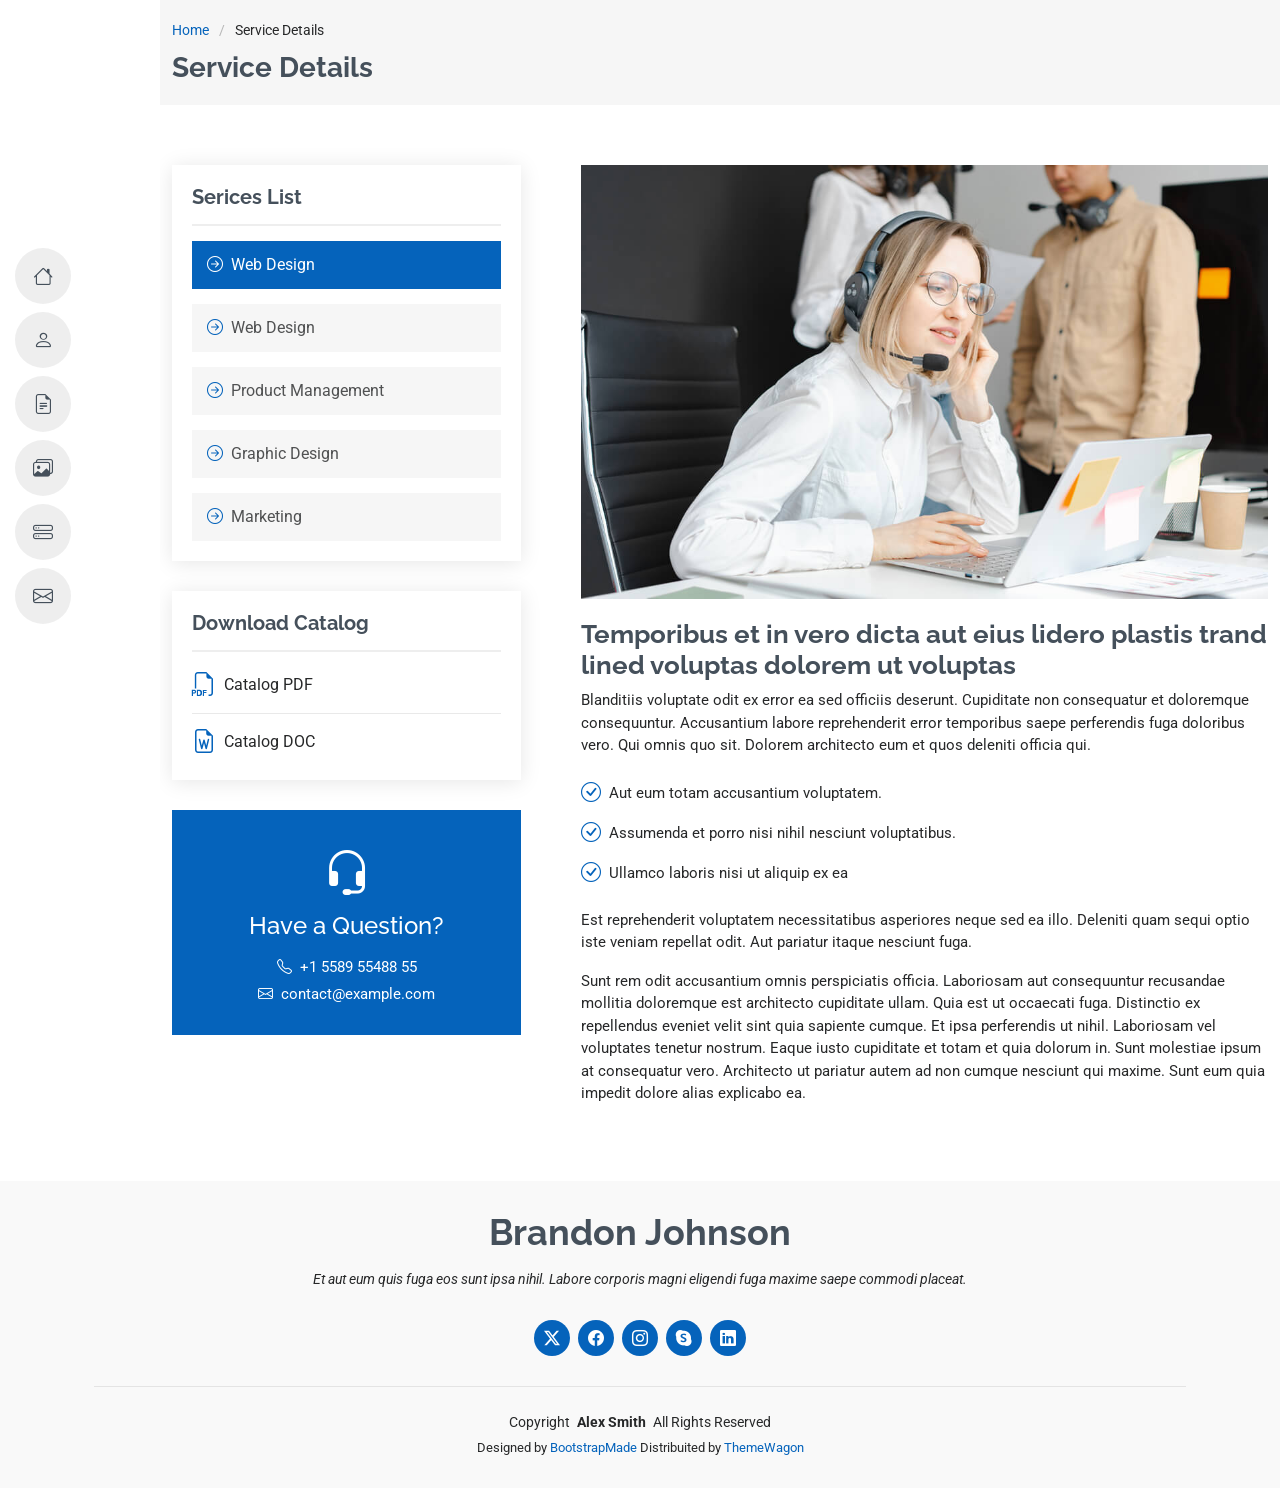
<file: service-details.html>
<!DOCTYPE html>
<html lang="en">

<head>
  <meta charset="utf-8">
  <meta content="width=device-width, initial-scale=1.0" name="viewport">
  <title>Service Details - MyResume Bootstrap Template</title>
  <meta content="" name="description">
  <meta content="" name="keywords">

  <!-- Favicons -->
  <link href="assets/img/favicon.png" rel="icon">
  <link href="assets/img/apple-touch-icon.png" rel="apple-touch-icon">

  <!-- Fonts -->
  <link href="https://fonts.googleapis.com" rel="preconnect">
  <link href="https://fonts.gstatic.com" rel="preconnect" crossorigin>
  <link href="https://fonts.googleapis.com/css2?family=Roboto:ital,wght@0,100;0,300;0,400;0,500;0,700;0,900;1,100;1,300;1,400;1,500;1,700;1,900&family=Poppins:ital,wght@0,100;0,200;0,300;0,400;0,500;0,600;0,700;0,800;0,900;1,100;1,200;1,300;1,400;1,500;1,600;1,700;1,800;1,900&family=Raleway:ital,wght@0,100;0,200;0,300;0,400;0,500;0,600;0,700;0,800;0,900;1,100;1,200;1,300;1,400;1,500;1,600;1,700;1,800;1,900&display=swap" rel="stylesheet">

  <!-- Vendor CSS Files -->
  <link href="assets/vendor/bootstrap/css/bootstrap.min.css" rel="stylesheet">
  <link href="assets/vendor/bootstrap-icons/bootstrap-icons.css" rel="stylesheet">
  <link href="assets/vendor/aos/aos.css" rel="stylesheet">
  <link href="assets/vendor/glightbox/css/glightbox.min.css" rel="stylesheet">
  <link href="assets/vendor/swiper/swiper-bundle.min.css" rel="stylesheet">

  <!-- Main CSS File -->
  <link href="assets/css/main.css" rel="stylesheet">

  <!-- =======================================================
  * Template Name: MyResume
  * Template URL: https://bootstrapmade.com/free-html-bootstrap-template-my-resume/
  * Updated: Jun 29 2024 with Bootstrap v5.3.3
  * Author: BootstrapMade.com
  * License: https://bootstrapmade.com/license/
  ======================================================== -->
</head>

<body class="service-details-page">

  <header id="header" class="header d-flex flex-column justify-content-center">

    <i class="header-toggle d-xl-none bi bi-list"></i>

    <nav id="navmenu" class="navmenu">
      <ul>
        <li><a href="#hero"><i class="bi bi-house navicon"></i><span>Home</span></a></li>
        <li><a href="#about"><i class="bi bi-person navicon"></i><span>About</span></a></li>
        <li><a href="#resume"><i class="bi bi-file-earmark-text navicon"></i><span>Resume</span></a></li>
        <li><a href="#portfolio"><i class="bi bi-images navicon"></i><span>Portfolio</span></a></li>
        <li><a href="#services"><i class="bi bi-hdd-stack navicon"></i><span>Services</span></a></li>
        <li><a href="#contact"><i class="bi bi-envelope navicon"></i><span>Contact</span></a></li>
      </ul>
    </nav>

  </header>

  <main class="main">

    <!-- Page Title -->
    <div class="page-title" data-aos="fade">
      <div class="container">
        <nav class="breadcrumbs">
          <ol>
            <li><a href="index.html">Home</a></li>
            <li class="current">Service Details</li>
          </ol>
        </nav>
        <h1>Service Details</h1>
      </div>
    </div><!-- End Page Title -->

    <!-- Service Details Section -->
    <section id="service-details" class="service-details section">

      <div class="container">

        <div class="row gy-5">

          <div class="col-lg-4" data-aos="fade-up" data-aos-delay="100">

            <div class="service-box">
              <h4>Serices List</h4>
              <div class="services-list">
                <a href="#" class="active"><i class="bi bi-arrow-right-circle"></i><span>Web Design</span></a>
                <a href="#"><i class="bi bi-arrow-right-circle"></i><span>Web Design</span></a>
                <a href="#"><i class="bi bi-arrow-right-circle"></i><span>Product Management</span></a>
                <a href="#"><i class="bi bi-arrow-right-circle"></i><span>Graphic Design</span></a>
                <a href="#"><i class="bi bi-arrow-right-circle"></i><span>Marketing</span></a>
              </div>
            </div><!-- End Services List -->

            <div class="service-box">
              <h4>Download Catalog</h4>
              <div class="download-catalog">
                <a href="#"><i class="bi bi-filetype-pdf"></i><span>Catalog PDF</span></a>
                <a href="#"><i class="bi bi-file-earmark-word"></i><span>Catalog DOC</span></a>
              </div>
            </div><!-- End Services List -->

            <div class="help-box d-flex flex-column justify-content-center align-items-center">
              <i class="bi bi-headset help-icon"></i>
              <h4>Have a Question?</h4>
              <p class="d-flex align-items-center mt-2 mb-0"><i class="bi bi-telephone me-2"></i> <span>+1 5589 55488 55</span></p>
              <p class="d-flex align-items-center mt-1 mb-0"><i class="bi bi-envelope me-2"></i> <a href="mailto:contact@example.com">contact@example.com</a></p>
            </div>

          </div>

          <div class="col-lg-8 ps-lg-5" data-aos="fade-up" data-aos-delay="200">
            <img src="assets/img/services.jpg" alt="" class="img-fluid services-img">
            <h3>Temporibus et in vero dicta aut eius lidero plastis trand lined voluptas dolorem ut voluptas</h3>
            <p>
              Blanditiis voluptate odit ex error ea sed officiis deserunt. Cupiditate non consequatur et doloremque consequuntur. Accusantium labore reprehenderit error temporibus saepe perferendis fuga doloribus vero. Qui omnis quo sit. Dolorem architecto eum et quos deleniti officia qui.
            </p>
            <ul>
              <li><i class="bi bi-check-circle"></i> <span>Aut eum totam accusantium voluptatem.</span></li>
              <li><i class="bi bi-check-circle"></i> <span>Assumenda et porro nisi nihil nesciunt voluptatibus.</span></li>
              <li><i class="bi bi-check-circle"></i> <span>Ullamco laboris nisi ut aliquip ex ea</span></li>
            </ul>
            <p>
              Est reprehenderit voluptatem necessitatibus asperiores neque sed ea illo. Deleniti quam sequi optio iste veniam repellat odit. Aut pariatur itaque nesciunt fuga.
            </p>
            <p>
              Sunt rem odit accusantium omnis perspiciatis officia. Laboriosam aut consequuntur recusandae mollitia doloremque est architecto cupiditate ullam. Quia est ut occaecati fuga. Distinctio ex repellendus eveniet velit sint quia sapiente cumque. Et ipsa perferendis ut nihil. Laboriosam vel voluptates tenetur nostrum. Eaque iusto cupiditate et totam et quia dolorum in. Sunt molestiae ipsum at consequatur vero. Architecto ut pariatur autem ad non cumque nesciunt qui maxime. Sunt eum quia impedit dolore alias explicabo ea.
            </p>
          </div>

        </div>

      </div>

    </section><!-- /Service Details Section -->

  </main>

  <footer id="footer" class="footer position-relative light-background">
    <div class="container">
      <h3 class="sitename">Brandon Johnson</h3>
      <p>Et aut eum quis fuga eos sunt ipsa nihil. Labore corporis magni eligendi fuga maxime saepe commodi placeat.</p>
      <div class="social-links d-flex justify-content-center">
        <a href=""><i class="bi bi-twitter-x"></i></a>
        <a href=""><i class="bi bi-facebook"></i></a>
        <a href=""><i class="bi bi-instagram"></i></a>
        <a href=""><i class="bi bi-skype"></i></a>
        <a href=""><i class="bi bi-linkedin"></i></a>
      </div>
      <div class="container">
        <div class="copyright">
          <span>Copyright</span> <strong class="px-1 sitename">Alex Smith</strong> <span>All Rights Reserved</span>
        </div>
        <div class="credits">
          <!-- All the links in the footer should remain intact. -->
          <!-- You can delete the links only if you've purchased the pro version. -->
          <!-- Licensing information: https://bootstrapmade.com/license/ -->
          <!-- Purchase the pro version with working PHP/AJAX contact form: [buy-url] -->
          Designed by <a href="https://bootstrapmade.com/">BootstrapMade</a> Distribuited by <a href="https://themewagon.com">ThemeWagon</a>
        </div>
      </div>
    </div>
  </footer>

  <!-- Scroll Top -->
  <a href="#" id="scroll-top" class="scroll-top d-flex align-items-center justify-content-center"><i class="bi bi-arrow-up-short"></i></a>

  <!-- Preloader -->
  <div id="preloader"></div>

  <!-- Vendor JS Files -->
  <script src="assets/vendor/bootstrap/js/bootstrap.bundle.min.js"></script>
  <script src="assets/vendor/php-email-form/validate.js"></script>
  <script src="assets/vendor/aos/aos.js"></script>
  <script src="assets/vendor/typed.js/typed.umd.js"></script>
  <script src="assets/vendor/purecounter/purecounter_vanilla.js"></script>
  <script src="assets/vendor/waypoints/noframework.waypoints.js"></script>
  <script src="assets/vendor/glightbox/js/glightbox.min.js"></script>
  <script src="assets/vendor/imagesloaded/imagesloaded.pkgd.min.js"></script>
  <script src="assets/vendor/isotope-layout/isotope.pkgd.min.js"></script>
  <script src="assets/vendor/swiper/swiper-bundle.min.js"></script>

  <!-- Main JS File -->
  <script src="assets/js/main.js"></script>

</body>

</html>
</file>
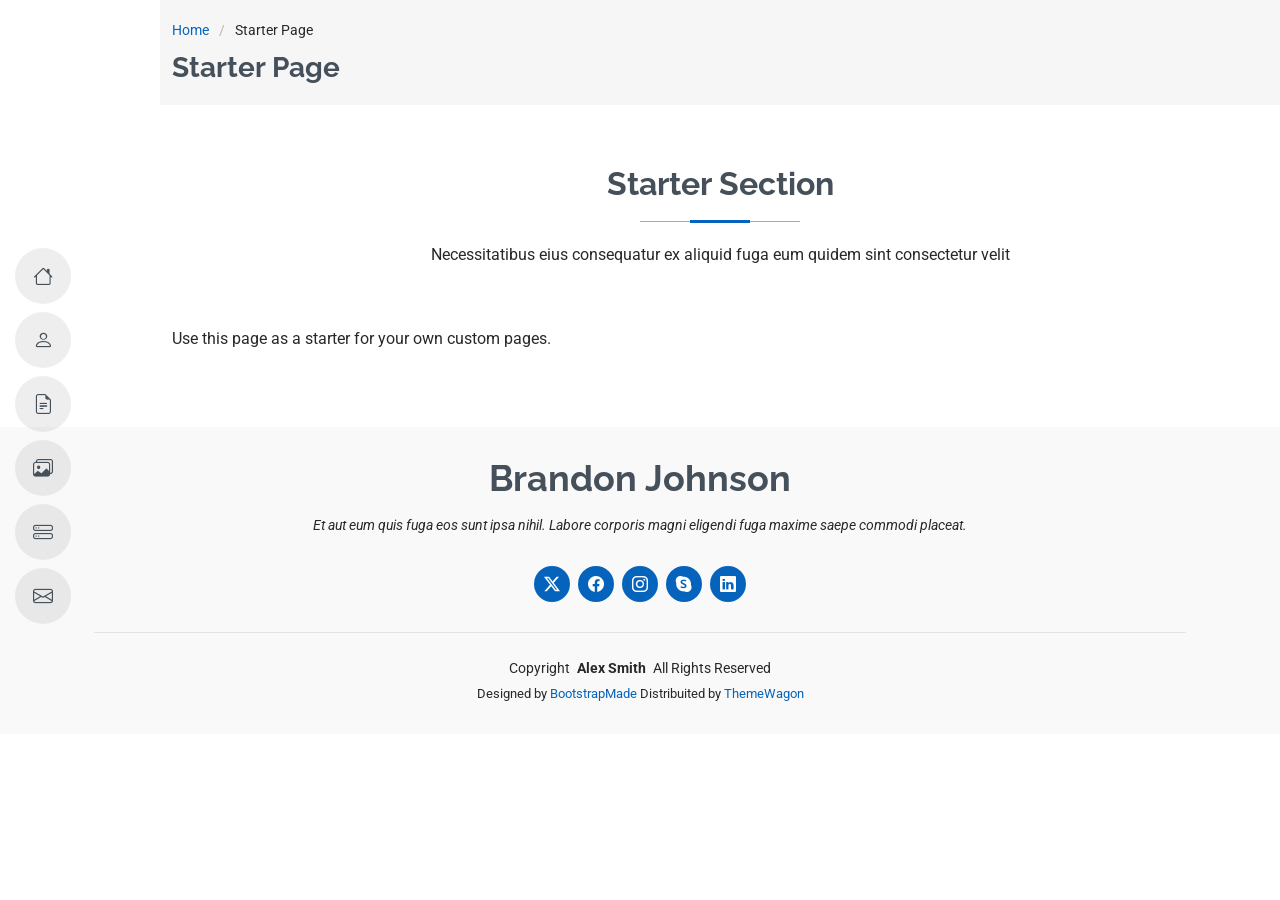
<file: starter-page.html>
<!DOCTYPE html>
<html lang="en">

<head>
  <meta charset="utf-8">
  <meta content="width=device-width, initial-scale=1.0" name="viewport">
  <title>Starter Page - MyResume Bootstrap Template</title>
  <meta content="" name="description">
  <meta content="" name="keywords">

  <!-- Favicons -->
  <link href="assets/img/favicon.png" rel="icon">
  <link href="assets/img/apple-touch-icon.png" rel="apple-touch-icon">

  <!-- Fonts -->
  <link href="https://fonts.googleapis.com" rel="preconnect">
  <link href="https://fonts.gstatic.com" rel="preconnect" crossorigin>
  <link href="https://fonts.googleapis.com/css2?family=Roboto:ital,wght@0,100;0,300;0,400;0,500;0,700;0,900;1,100;1,300;1,400;1,500;1,700;1,900&family=Poppins:ital,wght@0,100;0,200;0,300;0,400;0,500;0,600;0,700;0,800;0,900;1,100;1,200;1,300;1,400;1,500;1,600;1,700;1,800;1,900&family=Raleway:ital,wght@0,100;0,200;0,300;0,400;0,500;0,600;0,700;0,800;0,900;1,100;1,200;1,300;1,400;1,500;1,600;1,700;1,800;1,900&display=swap" rel="stylesheet">

  <!-- Vendor CSS Files -->
  <link href="assets/vendor/bootstrap/css/bootstrap.min.css" rel="stylesheet">
  <link href="assets/vendor/bootstrap-icons/bootstrap-icons.css" rel="stylesheet">
  <link href="assets/vendor/aos/aos.css" rel="stylesheet">
  <link href="assets/vendor/glightbox/css/glightbox.min.css" rel="stylesheet">
  <link href="assets/vendor/swiper/swiper-bundle.min.css" rel="stylesheet">

  <!-- Main CSS File -->
  <link href="assets/css/main.css" rel="stylesheet">

  <!-- =======================================================
  * Template Name: MyResume
  * Template URL: https://bootstrapmade.com/free-html-bootstrap-template-my-resume/
  * Updated: Jun 29 2024 with Bootstrap v5.3.3
  * Author: BootstrapMade.com
  * License: https://bootstrapmade.com/license/
  ======================================================== -->
</head>

<body class="starter-page-page">

  <header id="header" class="header d-flex flex-column justify-content-center">

    <i class="header-toggle d-xl-none bi bi-list"></i>

    <nav id="navmenu" class="navmenu">
      <ul>
        <li><a href="#hero"><i class="bi bi-house navicon"></i><span>Home</span></a></li>
        <li><a href="#about"><i class="bi bi-person navicon"></i><span>About</span></a></li>
        <li><a href="#resume"><i class="bi bi-file-earmark-text navicon"></i><span>Resume</span></a></li>
        <li><a href="#portfolio"><i class="bi bi-images navicon"></i><span>Portfolio</span></a></li>
        <li><a href="#services"><i class="bi bi-hdd-stack navicon"></i><span>Services</span></a></li>
        <li><a href="#contact"><i class="bi bi-envelope navicon"></i><span>Contact</span></a></li>
      </ul>
    </nav>

  </header>

  <main class="main">

    <!-- Page Title -->
    <div class="page-title" data-aos="fade">
      <div class="container">
        <nav class="breadcrumbs">
          <ol>
            <li><a href="index.html">Home</a></li>
            <li class="current">Starter Page</li>
          </ol>
        </nav>
        <h1>Starter Page</h1>
      </div>
    </div><!-- End Page Title -->

    <!-- Starter Section Section -->
    <section id="starter-section" class="starter-section section">

      <!-- Section Title -->
      <div class="container section-title" data-aos="fade-up">
        <h2>Starter Section</h2>
        <p>Necessitatibus eius consequatur ex aliquid fuga eum quidem sint consectetur velit</p>
      </div><!-- End Section Title -->

      <div class="container" data-aos="fade-up">
        <p>Use this page as a starter for your own custom pages.</p>
      </div>

    </section><!-- /Starter Section Section -->

  </main>

  <footer id="footer" class="footer position-relative light-background">
    <div class="container">
      <h3 class="sitename">Brandon Johnson</h3>
      <p>Et aut eum quis fuga eos sunt ipsa nihil. Labore corporis magni eligendi fuga maxime saepe commodi placeat.</p>
      <div class="social-links d-flex justify-content-center">
        <a href=""><i class="bi bi-twitter-x"></i></a>
        <a href=""><i class="bi bi-facebook"></i></a>
        <a href=""><i class="bi bi-instagram"></i></a>
        <a href=""><i class="bi bi-skype"></i></a>
        <a href=""><i class="bi bi-linkedin"></i></a>
      </div>
      <div class="container">
        <div class="copyright">
          <span>Copyright</span> <strong class="px-1 sitename">Alex Smith</strong> <span>All Rights Reserved</span>
        </div>
        <div class="credits">
          <!-- All the links in the footer should remain intact. -->
          <!-- You can delete the links only if you've purchased the pro version. -->
          <!-- Licensing information: https://bootstrapmade.com/license/ -->
          <!-- Purchase the pro version with working PHP/AJAX contact form: [buy-url] -->
          Designed by <a href="https://bootstrapmade.com/">BootstrapMade</a> Distribuited by <a href="https://themewagon.com">ThemeWagon</a>
        </div>
      </div>
    </div>
  </footer>

  <!-- Scroll Top -->
  <a href="#" id="scroll-top" class="scroll-top d-flex align-items-center justify-content-center"><i class="bi bi-arrow-up-short"></i></a>

  <!-- Preloader -->
  <div id="preloader"></div>

  <!-- Vendor JS Files -->
  <script src="assets/vendor/bootstrap/js/bootstrap.bundle.min.js"></script>
  <script src="assets/vendor/php-email-form/validate.js"></script>
  <script src="assets/vendor/aos/aos.js"></script>
  <script src="assets/vendor/typed.js/typed.umd.js"></script>
  <script src="assets/vendor/purecounter/purecounter_vanilla.js"></script>
  <script src="assets/vendor/waypoints/noframework.waypoints.js"></script>
  <script src="assets/vendor/glightbox/js/glightbox.min.js"></script>
  <script src="assets/vendor/imagesloaded/imagesloaded.pkgd.min.js"></script>
  <script src="assets/vendor/isotope-layout/isotope.pkgd.min.js"></script>
  <script src="assets/vendor/swiper/swiper-bundle.min.js"></script>

  <!-- Main JS File -->
  <script src="assets/js/main.js"></script>

</body>

</html>
</file>
<file: assets/css/main.css>
/**
* Template Name: MyResume
* Template URL: https://bootstrapmade.com/free-html-bootstrap-template-my-resume/
* Updated: Jun 29 2024 with Bootstrap v5.3.3
* Author: BootstrapMade.com
* License: https://bootstrapmade.com/license/
*/

/*--------------------------------------------------------------
# Font & Color Variables
# Help: https://bootstrapmade.com/color-system/
--------------------------------------------------------------*/
/* Fonts */
:root {
  --default-font: "Roboto",  system-ui, -apple-system, "Segoe UI", Roboto, "Helvetica Neue", Arial, "Noto Sans", "Liberation Sans", sans-serif, "Apple Color Emoji", "Segoe UI Emoji", "Segoe UI Symbol", "Noto Color Emoji";
  --heading-font: "Raleway",  sans-serif;
  --nav-font: "Poppins",  sans-serif;
}

/* Global Colors - The following color variables are used throughout the website. Updating them here will change the color scheme of the entire website */
:root { 
  --background-color: #ffffff; /* Background color for the entire website, including individual sections */
  --default-color: #272829; /* Default color used for the majority of the text content across the entire website */
  --heading-color: #45505b; /* Color for headings, subheadings and title throughout the website */
  --accent-color: #0563bb; /* Accent color that represents your brand on the website. It's used for buttons, links, and other elements that need to stand out */
  --surface-color: #ffffff; /* The surface color is used as a background of boxed elements within sections, such as cards, icon boxes, or other elements that require a visual separation from the global background. */
  --contrast-color: #ffffff; /* Contrast color for text, ensuring readability against backgrounds of accent, heading, or default colors. */
}

/* Nav Menu Colors - The following color variables are used specifically for the navigation menu. They are separate from the global colors to allow for more customization options */
:root {
  --nav-color: #45505b;  /* The default color of the main navmenu links */
  --nav-hover-color: #0563bb; /* Applied to main navmenu links when they are hovered over or active */
  --nav-mobile-background-color: #ffffff; /* Used as the background color for mobile navigation menu */
  --nav-dropdown-background-color: #ffffff; /* Used as the background color for dropdown items that appear when hovering over primary navigation items */
  --nav-dropdown-color: #212529; /* Used for navigation links of the dropdown items in the navigation menu. */
  --nav-dropdown-hover-color: #0563bb; /* Similar to --nav-hover-color, this color is applied to dropdown navigation links when they are hovered over. */
}

/* Color Presets - These classes override global colors when applied to any section or element, providing reuse of the sam color scheme. */

.light-background {
  --background-color: #f9f9f9;
  --surface-color: #ffffff;
}

.dark-background {
  --background-color: #060606;
  --default-color: #ffffff;
  --heading-color: #ffffff;
  --surface-color: #252525;
  --contrast-color: #ffffff;
}

/* Dark Mode Global */
body.dark-mode {
  --background-color: #121212;
  --default-color: #e0e0e0;
  --heading-color: #ffffff;
  --surface-color: #1e1e1e;
  --contrast-color: #ffffff;
}

body.dark-mode .light-background {
  --background-color: #181818;
  --surface-color: #252525;
}

body.dark-mode .card {
  --bs-card-bg: #1e1e1e;
  border-color: #333 !important;
}

body.dark-mode .certificate-item img {
  background-color: #1e1e1e !important;
  border-color: #333 !important;
}

body.dark-mode .header {
  border-right-color: #333;
}

body.dark-mode .navmenu a, body.dark-mode .navmenu a:focus {
  background: color-mix(in srgb, var(--default-color), transparent 92%);
}

body.dark-mode .navmenu a:hover, body.dark-mode .navmenu .active {
  color: var(--contrast-color);
  background: var(--nav-hover-color);
}

/* Theme Toggle Button */
.theme-toggle {
  position: fixed;
  top: 15px;
  right: 65px;
  z-index: 9999999;
  background-color: var(--accent-color);
  color: var(--contrast-color);
  width: 44px;
  height: 44px;
  border-radius: 50px;
  display: flex;
  align-items: center;
  justify-content: center;
  font-size: 20px;
  cursor: pointer;
  border: none;
  transition: all 0.4s;
  box-shadow: 0px 2px 5px rgba(0,0,0,0.2);
  pointer-events: all;
}

.theme-toggle:hover {
  background-color: color-mix(in srgb, var(--accent-color), transparent 20%);
}

@media (min-width: 1200px) {
  .theme-toggle {
    right: 30px;
    top: 30px;
  }
}

/* Smooth scroll */
:root {
  scroll-behavior: smooth;
}

/*--------------------------------------------------------------
# General Styling & Shared Classes
--------------------------------------------------------------*/
body {
  color: var(--default-color);
  background-color: var(--background-color);
  font-family: var(--default-font);
}

a {
  color: var(--accent-color);
  text-decoration: none;
  transition: 0.3s;
}

a:hover {
  color: color-mix(in srgb, var(--accent-color), transparent 25%);
  text-decoration: none;
}

h1,
h2,
h3,
h4,
h5,
h6 {
  color: var(--heading-color);
  font-family: var(--heading-font);
}

/* PHP Email Form Messages
------------------------------*/
.php-email-form .error-message {
  display: none;
  background: #df1529;
  color: #ffffff;
  text-align: left;
  padding: 15px;
  margin-bottom: 24px;
  font-weight: 600;
}

.php-email-form .sent-message {
  display: none;
  color: #ffffff;
  background: #059652;
  text-align: center;
  padding: 15px;
  margin-bottom: 24px;
  font-weight: 600;
}

.php-email-form .loading {
  display: none;
  background: var(--surface-color);
  text-align: center;
  padding: 15px;
  margin-bottom: 24px;
}

.php-email-form .loading:before {
  content: "";
  display: inline-block;
  border-radius: 50%;
  width: 24px;
  height: 24px;
  margin: 0 10px -6px 0;
  border: 3px solid var(--accent-color);
  border-top-color: var(--surface-color);
  animation: php-email-form-loading 1s linear infinite;
}

@keyframes php-email-form-loading {
  0% {
    transform: rotate(0deg);
  }

  100% {
    transform: rotate(360deg);
  }
}

/*--------------------------------------------------------------
# Global Header
--------------------------------------------------------------*/
.header {
  color: var(--default-color);
  position: fixed;
  top: 0;
  left: 0;
  bottom: 0;
  padding: 0 15px;
  transition: all ease-in-out 0.3s;
  overflow-y: auto;
  z-index: 997;
  min-width: 200px;
}

@media (max-width: 1199px) {
  .header {
    background-color: var(--background-color);
    border-right: 1px solid color-mix(in srgb, var(--default-color), transparent 90%);
    width: 300px;
    left: -100%;
  }
}

@media (min-width: 1200px) and (max-width: 1600px) {
  .header~main {
    margin-left: 160px;
  }

  .header~main .hero {
    margin-left: -160px;
    width: 100vw;
  }
}

.header.header-show {
  left: 0;
}

.header .header-toggle {
  color: var(--contrast-color);
  background-color: var(--accent-color);
  font-size: 22px;
  display: flex;
  align-items: center;
  justify-content: center;
  width: 40px;
  height: 40px;
  border-radius: 50%;
  cursor: pointer;
  position: fixed;
  top: 15px;
  right: 15px;
  z-index: 9999;
  transition: background-color 0.3s;
}

.header .header-toggle:hover {
  color: var(--contrast-color);
  background-color: color-mix(in srgb, var(--accent-color) 90%, white 15%);
}

/*--------------------------------------------------------------
# Navigation Menu
--------------------------------------------------------------*/
.navmenu {
  padding: 0;
  z-index: 9997;
}

.navmenu ul {
  list-style: none;
  padding: 0 0 20px 0;
  margin: 0;
  width: 140px;
}

.navmenu a,
.navmenu a:focus {
  color: var(--nav-color);
  font-family: var(--nav-font);
  display: flex;
  align-items: center;
  padding: 10px 18px;
  margin-bottom: 8px;
  font-size: 15px;
  border-radius: 50px;
  background: color-mix(in srgb, var(--default-color), transparent 92%);
  height: 56px;
  width: 100%;
  overflow: hidden;
  transition: 0.3s;
}

.navmenu a i,
.navmenu a:focus i {
  font-size: 20px;
}

.navmenu a span,
.navmenu a:focus span {
  padding: 0 5px 0 7px;
}

@media (min-width: 992px) {

  .navmenu a,
  .navmenu a:focus {
    max-width: 56px;
  }

  .navmenu a span,
  .navmenu a:focus span {
    display: none;
  }
}

.navmenu a:hover,
.navmenu .active,
.navmenu .active:focus,
.navmenu li:hover>a {
  color: var(--contrast-color);
  background: var(--nav-hover-color);
}

.navmenu a:hover,
.navmenu li:hover>a {
  max-width: 100%;
  color: var(--contrast-color);
}

.navmenu a:hover span,
.navmenu li:hover>a span {
  display: block;
}

/*--------------------------------------------------------------
# Global Footer
--------------------------------------------------------------*/
.footer {
  color: var(--default-color);
  background-color: var(--background-color);
  font-size: 14px;
  text-align: center;
  padding: 30px 0;
  position: relative;
}

.footer h3 {
  font-size: 36px;
  font-weight: 700;
  position: relative;
  padding: 0;
  margin: 0 0 15px 0;
}

.footer p {
  font-size: 15;
  font-style: italic;
  padding: 0;
  margin: 0 0 30px 0;
}

.footer .social-links {
  margin: 0 0 30px 0;
}

.footer .social-links a {
  font-size: 16px;
  display: flex;
  align-items: center;
  justify-content: center;
  background: var(--accent-color);
  color: var(--contrast-color);
  line-height: 1;
  margin: 0 4px;
  border-radius: 50%;
  text-align: center;
  width: 36px;
  height: 36px;
  transition: 0.3s;
}

.footer .social-links a:hover {
  background: color-mix(in srgb, var(--accent-color), transparent 20%);
  text-decoration: none;
}

.footer .copyright {
  padding-top: 25px;
  border-top: 1px solid color-mix(in srgb, var(--default-color), transparent 90%);
}

.footer .credits {
  font-size: 13px;
  padding-top: 5px;
}

/*--------------------------------------------------------------
# Preloader
--------------------------------------------------------------*/
#preloader {
  position: fixed;
  inset: 0;
  z-index: 999999;
  overflow: hidden;
  background: var(--background-color);
  transition: all 0.6s ease-out;
}

#preloader:before {
  content: "";
  position: fixed;
  top: calc(50% - 30px);
  left: calc(50% - 30px);
  border: 6px solid #ffffff;
  border-color: var(--accent-color) transparent var(--accent-color) transparent;
  border-radius: 50%;
  width: 60px;
  height: 60px;
  animation: animate-preloader 1.5s linear infinite;
}

@keyframes animate-preloader {
  0% {
    transform: rotate(0deg);
  }

  100% {
    transform: rotate(360deg);
  }
}

/*--------------------------------------------------------------
# Scroll Top Button
--------------------------------------------------------------*/
.scroll-top {
  position: fixed;
  visibility: hidden;
  opacity: 0;
  right: 15px;
  bottom: -15px;
  z-index: 99999;
  background-color: var(--accent-color);
  width: 44px;
  height: 44px;
  border-radius: 50px;
  transition: all 0.4s;
}

.scroll-top i {
  font-size: 24px;
  color: var(--contrast-color);
  line-height: 0;
}

.scroll-top:hover {
  background-color: color-mix(in srgb, var(--accent-color), transparent 20%);
  color: var(--contrast-color);
}

.scroll-top.active {
  visibility: visible;
  opacity: 1;
  bottom: 15px;
}

/*--------------------------------------------------------------
# Disable aos animation delay on mobile devices
--------------------------------------------------------------*/
@media screen and (max-width: 768px) {
  [data-aos-delay] {
    transition-delay: 0 !important;
  }
}

/*--------------------------------------------------------------
# Global Page Titles & Breadcrumbs
--------------------------------------------------------------*/
.page-title {
  --background-color: color-mix(in srgb, var(--default-color), transparent 96%);
  color: var(--default-color);
  background-color: var(--background-color);
  padding: 20px 0;
  position: relative;
}

.page-title h1 {
  font-size: 28px;
  font-weight: 700;
  margin: 0;
}

.page-title .breadcrumbs ol {
  display: flex;
  flex-wrap: wrap;
  list-style: none;
  padding: 0 0 10px 0;
  margin: 0;
  font-size: 14px;
  font-weight: 400;
}

.page-title .breadcrumbs ol li+li {
  padding-left: 10px;
}

.page-title .breadcrumbs ol li+li::before {
  content: "/";
  display: inline-block;
  padding-right: 10px;
  color: color-mix(in srgb, var(--default-color), transparent 70%);
}

/*--------------------------------------------------------------
# Global Sections
--------------------------------------------------------------*/
section,
.section {
  color: var(--default-color);
  background-color: var(--background-color);
  padding: 60px 0;
  overflow: clip;
}

/*--------------------------------------------------------------
# Global Section Titles
--------------------------------------------------------------*/
.section-title {
  text-align: center;
  padding-bottom: 60px;
  position: relative;
}

.section-title h2 {
  font-size: 32px;
  font-weight: 700;
  margin-bottom: 20px;
  padding-bottom: 20px;
  position: relative;
}

.section-title h2:before {
  content: "";
  position: absolute;
  display: block;
  width: 160px;
  height: 1px;
  background: color-mix(in srgb, var(--default-color), transparent 60%);
  left: 0;
  right: 0;
  bottom: 1px;
  margin: auto;
}

.section-title h2::after {
  content: "";
  position: absolute;
  display: block;
  width: 60px;
  height: 3px;
  background: var(--accent-color);
  left: 0;
  right: 0;
  bottom: 0;
  margin: auto;
}

.section-title p {
  margin-bottom: 0;
}

/*--------------------------------------------------------------
# Hero Section
--------------------------------------------------------------*/
.hero {
  width: 100%;
  min-height: 100vh;
  position: relative;
  padding: 80px 0;
  display: flex;
  align-items: center;
  justify-content: center;
}

.hero img {
  position: absolute;
  inset: 0;
  display: block;
  width: 100%;
  height: 100%;
  object-fit: cover;
  z-index: 1;
}

.hero:before {
  content: "";
  background: color-mix(in srgb, var(--background-color), transparent 30%);
  position: absolute;
  inset: 0;
  z-index: 2;
}

.hero .container {
  position: relative;
  z-index: 3;
}

.hero h2 {
  margin: 0;
  font-size: 64px;
  font-weight: 700;
}

.hero p {
  margin: 5px 0 0 0;
  font-size: 26px;
}

.hero p span {
  letter-spacing: 1px;
  border-bottom: 2px solid var(--accent-color);
}

.hero .social-links {
  margin-top: 25px;
}

.hero .social-links a {
  font-size: 20px;
  display: inline-block;
  color: color-mix(in srgb, var(--default-color), transparent 30%);
  line-height: 1;
  margin-right: 20px;
  transition: 0.3s;
}

.hero .social-links a:hover {
  color: var(--accent-color);
}

@media (max-width: 768px) {
  .hero h2 {
    font-size: 32px;
  }

  .hero p {
    font-size: 20px;
  }
}

/*--------------------------------------------------------------
# About Section
--------------------------------------------------------------*/
.about .content h2 {
  font-weight: 700;
  font-size: 24px;
}

.about .content ul {
  list-style: none;
  padding: 0;
}

.about .content ul li {
  margin-bottom: 20px;
  display: flex;
  align-items: center;
}

.about .content ul strong {
  margin-right: 10px;
}

.about .content ul i {
  font-size: 16px;
  margin-right: 5px;
  color: var(--accent-color);
  line-height: 0;
}

/*--------------------------------------------------------------
# Stats Section
--------------------------------------------------------------*/
.stats i {
  background-color: var(--accent-color);
  color: var(--contrast-color);
  width: 54px;
  height: 54px;
  font-size: 24px;
  border-radius: 50px;
  display: inline-flex;
  align-items: center;
  justify-content: center;
  position: relative;
  z-index: 1;
}

.stats .stats-item {
  margin-top: 10px;
  width: 100%;
  position: relative;
  text-align: center;
  z-index: 0;
}

.stats .stats-item span {
  font-size: 36px;
  display: block;
  font-weight: 700;
  color: color-mix(in srgb, var(--default-color), transparent 20%);
}

.stats .stats-item p {
  padding: 0;
  margin: 0;
  color: color-mix(in srgb, var(--default-color), transparent 50%);
  font-size: 16px;
}

/*--------------------------------------------------------------
# Skills Section
--------------------------------------------------------------*/
.skills .progress {
  height: 60px;
  display: block;
  background: none;
  border-radius: 0;
}

.skills .progress .skill {
  color: var(--heading-color);
  padding: 0;
  margin: 0 0 6px 0;
  text-transform: uppercase;
  display: block;
  font-weight: 600;
  font-family: var(--heading-font);
}

.skills .progress .skill .val {
  float: right;
  font-style: normal;
}

.skills .progress-bar-wrap {
  background: color-mix(in srgb, var(--default-color), transparent 90%);
  height: 10px;
}

.skills .progress-bar {
  width: 1px;
  height: 10px;
  transition: 0.9s;
  background-color: var(--accent-color);
}

/*--------------------------------------------------------------
# Resume Section
--------------------------------------------------------------*/
.resume .resume-title {
  color: var(--heading-color);
  font-size: 26px;
  font-weight: 700;
  margin-top: 20px;
  margin-bottom: 20px;
}

.resume .resume-item {
  padding: 0 0 20px 20px;
  margin-top: -2px;
  border-left: 2px solid var(--accent-color);
  position: relative;
}

.resume .resume-item h4 {
  line-height: 18px;
  font-size: 18px;
  font-weight: 600;
  text-transform: uppercase;
  color: color-mix(in srgb, var(--default-color), transparent 20%);
  margin-bottom: 10px;
}

.resume .resume-item h5 {
  font-size: 16px;
  padding: 5px 15px;
  display: inline-block;
  font-weight: 600;
  margin-bottom: 10px;
}

.resume .resume-item ul {
  padding-left: 20px;
}

.resume .resume-item ul li {
  padding-bottom: 10px;
}

.resume .resume-item:last-child {
  padding-bottom: 0;
}

.resume .resume-item::before {
  content: "";
  position: absolute;
  width: 16px;
  height: 16px;
  border-radius: 50px;
  left: -9px;
  top: 0;
  background: var(--background-color);
  border: 2px solid var(--accent-color);
}

/*--------------------------------------------------------------
# Portfolio Section
--------------------------------------------------------------*/
.portfolio .portfolio-filters {
  padding: 0;
  margin: 0 auto 20px auto;
  list-style: none;
  text-align: center;
}

.portfolio .portfolio-filters li {
  cursor: pointer;
  display: inline-block;
  padding: 8px 20px 10px 20px;
  margin: 0;
  font-size: 15px;
  font-weight: 500;
  line-height: 1;
  margin-bottom: 5px;
  border-radius: 50px;
  transition: all 0.3s ease-in-out;
  font-family: var(--heading-font);
}

.portfolio .portfolio-filters li:hover,
.portfolio .portfolio-filters li.filter-active {
  color: var(--contrast-color);
  background-color: var(--accent-color);
}

.portfolio .portfolio-filters li:first-child {
  margin-left: 0;
}

.portfolio .portfolio-filters li:last-child {
  margin-right: 0;
}

@media (max-width: 575px) {
  .portfolio .portfolio-filters li {
    font-size: 14px;
    margin: 0 0 10px 0;
  }
}

.portfolio .portfolio-item {
  position: relative;
  overflow: hidden;
}

.portfolio .portfolio-item .portfolio-info {
  opacity: 0;
  position: absolute;
  left: 12px;
  right: 12px;
  bottom: -100%;
  z-index: 3;
  transition: all ease-in-out 0.5s;
  background: color-mix(in srgb, var(--background-color), transparent 10%);
  padding: 15px;
}

.portfolio .portfolio-item .portfolio-info h4 {
  font-size: 18px;
  font-weight: 600;
  padding-right: 50px;
}

.portfolio .portfolio-item .portfolio-info p {
  color: color-mix(in srgb, var(--default-color), transparent 30%);
  font-size: 14px;
  margin-bottom: 0;
  padding-right: 50px;
}

.portfolio .portfolio-item .portfolio-info .preview-link,
.portfolio .portfolio-item .portfolio-info .details-link {
  position: absolute;
  right: 50px;
  font-size: 24px;
  top: calc(50% - 14px);
  color: color-mix(in srgb, var(--default-color), transparent 30%);
  transition: 0.3s;
  line-height: 0;
}

.portfolio .portfolio-item .portfolio-info .preview-link:hover,
.portfolio .portfolio-item .portfolio-info .details-link:hover {
  color: var(--accent-color);
}

.portfolio .portfolio-item .portfolio-info .details-link {
  right: 14px;
  font-size: 28px;
}

.portfolio .portfolio-item:hover .portfolio-info {
  opacity: 1;
  bottom: 0;
}

/*--------------------------------------------------------------
# Services Section
--------------------------------------------------------------*/
.services .service-item {
  background-color: var(--surface-color);
  box-shadow: 0px 5px 90px 0px rgba(0, 0, 0, 0.1);
  height: 100%;
  padding: 60px 30px;
  text-align: center;
  transition: 0.3s;
  border-radius: 5px;
}

.services .service-item .icon {
  margin: 0 auto;
  width: 100px;
  height: 100px;
  display: flex;
  align-items: center;
  justify-content: center;
  transition: ease-in-out 0.3s;
  position: relative;
}

.services .service-item .icon i {
  font-size: 36px;
  transition: 0.5s;
  position: relative;
}

.services .service-item .icon svg {
  position: absolute;
  top: 0;
  left: 0;
}

.services .service-item .icon svg path {
  transition: 0.5s;
  fill: color-mix(in srgb, var(--default-color), transparent 95%);
}

.services .service-item h3 {
  font-weight: 700;
  margin: 10px 0 15px 0;
  font-size: 22px;
}

.services .service-item p {
  line-height: 24px;
  font-size: 14px;
  margin-bottom: 0;
}

.services .service-item:hover {
  box-shadow: 0px 5px 35px 0px rgba(0, 0, 0, 0.1);
}

.services .service-item.item-cyan i {
  color: #0dcaf0;
}

.services .service-item.item-cyan:hover .icon i {
  color: #fff;
}

.services .service-item.item-cyan:hover .icon path {
  fill: #0dcaf0;
}

.services .service-item.item-orange i {
  color: #fd7e14;
}

.services .service-item.item-orange:hover .icon i {
  color: #fff;
}

.services .service-item.item-orange:hover .icon path {
  fill: #fd7e14;
}

.services .service-item.item-teal i {
  color: #20c997;
}

.services .service-item.item-teal:hover .icon i {
  color: #fff;
}

.services .service-item.item-teal:hover .icon path {
  fill: #20c997;
}

.services .service-item.item-red i {
  color: #df1529;
}

.services .service-item.item-red:hover .icon i {
  color: #fff;
}

.services .service-item.item-red:hover .icon path {
  fill: #df1529;
}

.services .service-item.item-indigo i {
  color: #6610f2;
}

.services .service-item.item-indigo:hover .icon i {
  color: #fff;
}

.services .service-item.item-indigo:hover .icon path {
  fill: #6610f2;
}

.services .service-item.item-pink i {
  color: #f3268c;
}

.services .service-item.item-pink:hover .icon i {
  color: #fff;
}

.services .service-item.item-pink:hover .icon path {
  fill: #f3268c;
}

/*--------------------------------------------------------------
# Testimonials Section
--------------------------------------------------------------*/
.testimonials .testimonials-carousel,
.testimonials .testimonials-slider {
  overflow: hidden;
}

.testimonials .testimonial-item .testimonial-content {
  border-left: 3px solid var(--accent-color);
  padding-left: 30px;
}

.testimonials .testimonial-item .testimonial-img {
  border-radius: 50%;
  border: 4px solid var(--background-color);
  margin: 0 auto;
}

.testimonials .testimonial-item h3 {
  font-size: 20px;
  font-weight: bold;
  margin: 10px 0 5px 0;
}

.testimonials .testimonial-item h4 {
  font-size: 14px;
  color: color-mix(in srgb, var(--default-color), transparent 40%);
  margin: 0 0 10px 0;
}

.testimonials .testimonial-item .stars i {
  color: #ffc107;
  margin: 0 1px;
}

.testimonials .testimonial-item .quote-icon-left,
.testimonials .testimonial-item .quote-icon-right {
  color: color-mix(in srgb, var(--accent-color), transparent 50%);
  font-size: 26px;
  line-height: 0;
}

.testimonials .testimonial-item .quote-icon-left {
  display: inline-block;
  left: -5px;
  position: relative;
}

.testimonials .testimonial-item .quote-icon-right {
  display: inline-block;
  right: -5px;
  position: relative;
  top: 10px;
  transform: scale(-1, -1);
}

.testimonials .testimonial-item p {
  font-style: italic;
}

.testimonials .swiper-wrapper {
  height: auto;
}

.testimonials .swiper-pagination {
  margin-top: 30px;
  position: relative;
}

.testimonials .swiper-pagination .swiper-pagination-bullet {
  width: 12px;
  height: 12px;
  background-color: color-mix(in srgb, var(--default-color), transparent 85%);
  opacity: 1;
}

.testimonials .swiper-pagination .swiper-pagination-bullet-active {
  background-color: var(--accent-color);
}

/*--------------------------------------------------------------
# Contact Section
--------------------------------------------------------------*/
.contact .info-item+.info-item {
  margin-top: 40px;
}

.contact .info-item i {
  color: var(--accent-color);
  background: color-mix(in srgb, var(--accent-color), transparent 92%);
  font-size: 20px;
  width: 44px;
  height: 44px;
  display: flex;
  justify-content: center;
  align-items: center;
  border-radius: 50px;
  transition: all 0.3s ease-in-out;
  margin-right: 15px;
}

.contact .info-item h3 {
  padding: 0;
  font-size: 18px;
  font-weight: 700;
  margin-bottom: 5px;
}

.contact .info-item p {
  padding: 0;
  margin-bottom: 0;
  font-size: 14px;
}

.contact .info-item:hover i {
  background: var(--accent-color);
  color: var(--contrast-color);
}

.contact .php-email-form {
  height: 100%;
}

.contact .php-email-form input[type=text],
.contact .php-email-form input[type=email],
.contact .php-email-form textarea {
  font-size: 14px;
  padding: 10px 15px;
  box-shadow: none;
  border-radius: 0;
  color: var(--default-color);
  background-color: color-mix(in srgb, var(--background-color), transparent 50%);
  border-color: color-mix(in srgb, var(--default-color), transparent 80%);
}

.contact .php-email-form input[type=text]:focus,
.contact .php-email-form input[type=email]:focus,
.contact .php-email-form textarea:focus {
  border-color: var(--accent-color);
}

.contact .php-email-form input[type=text]::placeholder,
.contact .php-email-form input[type=email]::placeholder,
.contact .php-email-form textarea::placeholder {
  color: color-mix(in srgb, var(--default-color), transparent 70%);
}

.contact .php-email-form button[type=submit] {
  color: var(--contrast-color);
  background: var(--accent-color);
  border: 0;
  padding: 10px 30px;
  transition: 0.4s;
  border-radius: 50px;
}

.contact .php-email-form button[type=submit]:hover {
  background: color-mix(in srgb, var(--accent-color), transparent 25%);
}

/*--------------------------------------------------------------
# Portfolio Details Section
--------------------------------------------------------------*/
.portfolio-details .portfolio-details-slider img {
  width: 100%;
}

.portfolio-details .swiper-wrapper {
  height: auto;
}

.portfolio-details .swiper-button-prev,
.portfolio-details .swiper-button-next {
  width: 48px;
  height: 48px;
}

.portfolio-details .swiper-button-prev:after,
.portfolio-details .swiper-button-next:after {
  color: rgba(255, 255, 255, 0.8);
  background-color: rgba(0, 0, 0, 0.15);
  font-size: 24px;
  border-radius: 50%;
  width: 48px;
  height: 48px;
  display: flex;
  align-items: center;
  justify-content: center;
  transition: 0.3s;
}

.portfolio-details .swiper-button-prev:hover:after,
.portfolio-details .swiper-button-next:hover:after {
  background-color: rgba(0, 0, 0, 0.3);
}

@media (max-width: 575px) {

  .portfolio-details .swiper-button-prev,
  .portfolio-details .swiper-button-next {
    display: none;
  }
}

.portfolio-details .swiper-pagination {
  margin-top: 20px;
  position: relative;
}

.portfolio-details .swiper-pagination .swiper-pagination-bullet {
  width: 10px;
  height: 10px;
  background-color: color-mix(in srgb, var(--default-color), transparent 85%);
  opacity: 1;
}

.portfolio-details .swiper-pagination .swiper-pagination-bullet-active {
  background-color: var(--accent-color);
}

.portfolio-details .portfolio-info h3 {
  font-size: 22px;
  font-weight: 700;
  margin-bottom: 20px;
  padding-bottom: 20px;
  position: relative;
}

.portfolio-details .portfolio-info h3:after {
  content: "";
  position: absolute;
  display: block;
  width: 50px;
  height: 3px;
  background: var(--accent-color);
  left: 0;
  bottom: 0;
}

.portfolio-details .portfolio-info ul {
  list-style: none;
  padding: 0;
  font-size: 15px;
}

.portfolio-details .portfolio-info ul li {
  display: flex;
  flex-direction: column;
  padding-bottom: 15px;
}

.portfolio-details .portfolio-info ul strong {
  text-transform: uppercase;
  font-weight: 400;
  color: color-mix(in srgb, var(--default-color), transparent 50%);
  font-size: 14px;
}

.portfolio-details .portfolio-info .btn-visit {
  padding: 8px 40px;
  background: var(--accent-color);
  color: var(--contrast-color);
  border-radius: 50px;
  transition: 0.3s;
}

.portfolio-details .portfolio-info .btn-visit:hover {
  background: color-mix(in srgb, var(--accent-color), transparent 20%);
}

.portfolio-details .portfolio-description h2 {
  font-size: 26px;
  font-weight: 700;
  margin-bottom: 20px;
}

.portfolio-details .portfolio-description p {
  padding: 0;
}

.portfolio-details .portfolio-description .testimonial-item {
  padding: 30px 30px 0 30px;
  position: relative;
  background: color-mix(in srgb, var(--default-color), transparent 97%);
  margin-bottom: 50px;
}

.portfolio-details .portfolio-description .testimonial-item .testimonial-img {
  width: 90px;
  border-radius: 50px;
  border: 6px solid var(--background-color);
  float: left;
  margin: 0 10px 0 0;
}

.portfolio-details .portfolio-description .testimonial-item h3 {
  font-size: 18px;
  font-weight: bold;
  margin: 15px 0 5px 0;
  padding-top: 20px;
}

.portfolio-details .portfolio-description .testimonial-item h4 {
  font-size: 14px;
  color: #6c757d;
  margin: 0;
}

.portfolio-details .portfolio-description .testimonial-item .quote-icon-left,
.portfolio-details .portfolio-description .testimonial-item .quote-icon-right {
  color: color-mix(in srgb, var(--accent-color), transparent 50%);
  font-size: 26px;
  line-height: 0;
}

.portfolio-details .portfolio-description .testimonial-item .quote-icon-left {
  display: inline-block;
  left: -5px;
  position: relative;
}

.portfolio-details .portfolio-description .testimonial-item .quote-icon-right {
  display: inline-block;
  right: -5px;
  position: relative;
  top: 10px;
  transform: scale(-1, -1);
}

.portfolio-details .portfolio-description .testimonial-item p {
  font-style: italic;
  margin: 0 0 15px 0 0 0;
  padding: 0;
}

/*--------------------------------------------------------------
# Service Details Section
--------------------------------------------------------------*/
.service-details .service-box {
  padding: 20px;
  box-shadow: 0px 2px 20px rgba(0, 0, 0, 0.1);
}

.service-details .service-box+.service-box {
  margin-top: 30px;
}

.service-details .service-box h4 {
  font-size: 20px;
  font-weight: 700;
  border-bottom: 2px solid color-mix(in srgb, var(--default-color), transparent 92%);
  padding-bottom: 15px;
  margin-bottom: 15px;
}

.service-details .services-list a {
  color: color-mix(in srgb, var(--default-color), transparent 20%);
  background-color: color-mix(in srgb, var(--default-color), transparent 96%);
  display: flex;
  align-items: center;
  padding: 12px 15px;
  margin-top: 15px;
  transition: 0.3s;
}

.service-details .services-list a:first-child {
  margin-top: 0;
}

.service-details .services-list a i {
  font-size: 16px;
  margin-right: 8px;
  color: var(--accent-color);
}

.service-details .services-list a.active {
  color: var(--contrast-color);
  background-color: var(--accent-color);
}

.service-details .services-list a.active i {
  color: var(--contrast-color);
}

.service-details .services-list a:hover {
  background-color: color-mix(in srgb, var(--accent-color), transparent 95%);
  color: var(--accent-color);
}

.service-details .download-catalog a {
  color: var(--default-color);
  display: flex;
  align-items: center;
  padding: 10px 0;
  transition: 0.3s;
  border-top: 1px solid color-mix(in srgb, var(--default-color), transparent 90%);
}

.service-details .download-catalog a:first-child {
  border-top: 0;
  padding-top: 0;
}

.service-details .download-catalog a:last-child {
  padding-bottom: 0;
}

.service-details .download-catalog a i {
  font-size: 24px;
  margin-right: 8px;
  color: var(--accent-color);
}

.service-details .download-catalog a:hover {
  color: var(--accent-color);
}

.service-details .help-box {
  background-color: var(--accent-color);
  color: var(--contrast-color);
  margin-top: 30px;
  padding: 30px 15px;
}

.service-details .help-box .help-icon {
  font-size: 48px;
}

.service-details .help-box h4,
.service-details .help-box a {
  color: var(--contrast-color);
}

.service-details .services-img {
  margin-bottom: 20px;
}

.service-details h3 {
  font-size: 26px;
  font-weight: 700;
}

.service-details p {
  font-size: 15px;
}

.service-details ul {
  list-style: none;
  padding: 0;
  font-size: 15px;
}

.service-details ul li {
  padding: 5px 0;
  display: flex;
  align-items: center;
}

.service-details ul i {
  font-size: 20px;
  margin-right: 8px;
  color: var(--accent-color);
}

/*--------------------------------------------------------------
# Starter Section Section
--------------------------------------------------------------*/
.starter-section {
  /* Add your styles here */
}
</file>
